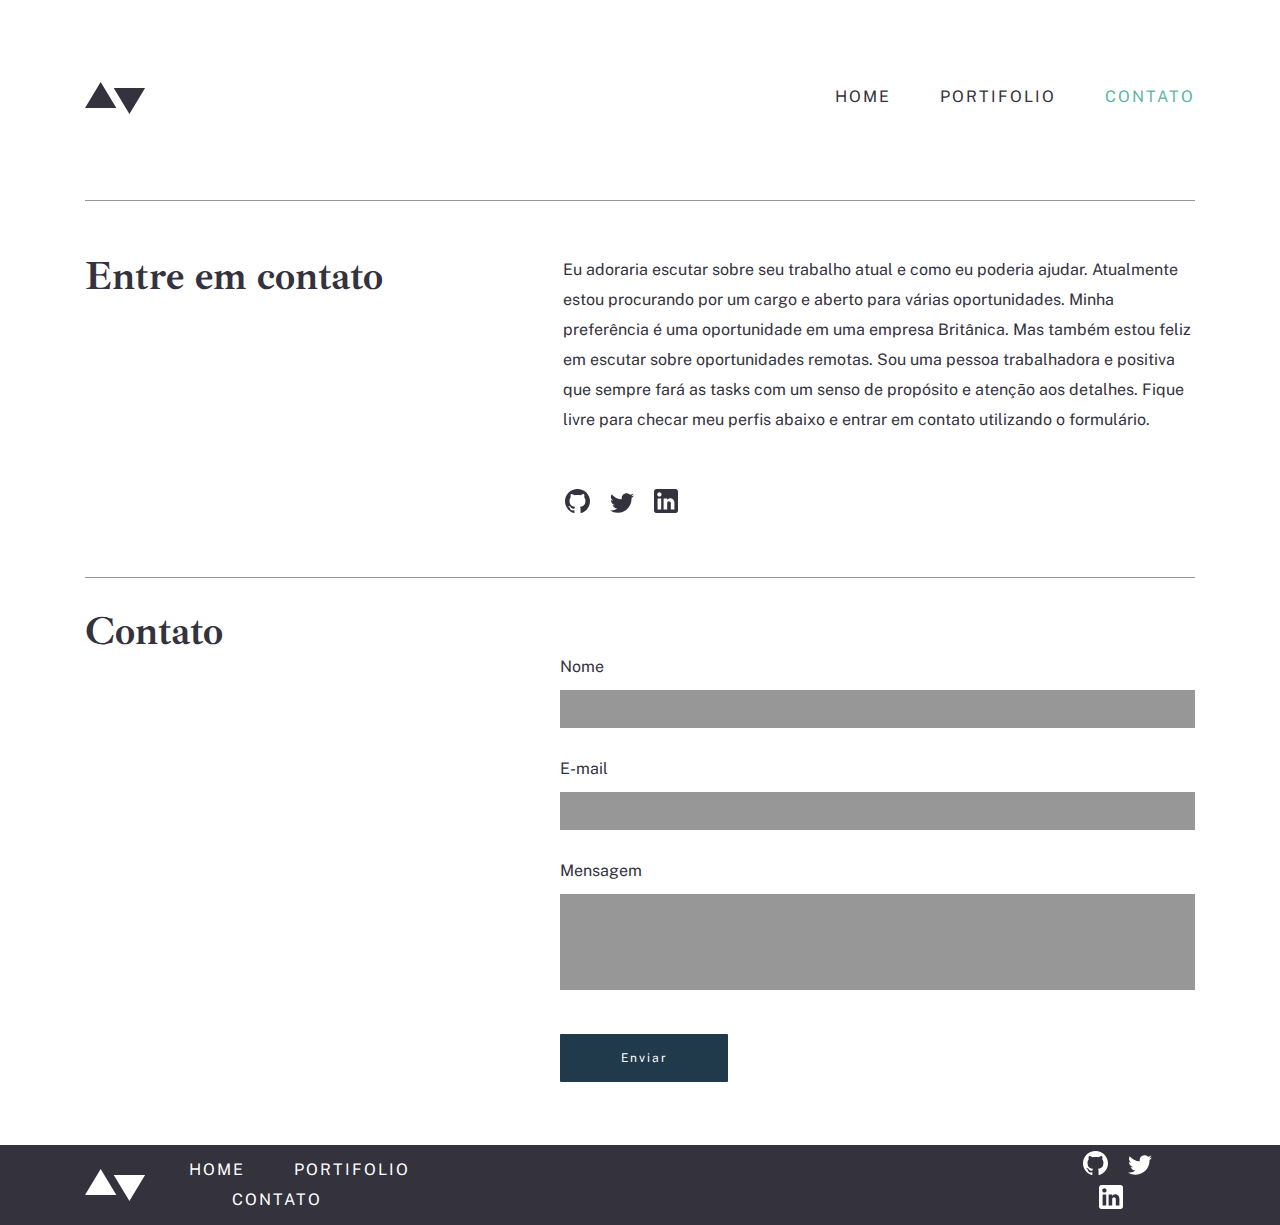
<file: pages/contato/index.html>
<!DOCTYPE html>
<html lang="pt-BR">
  <head>
    <!-- Page Info -->
    <meta charset="UTF-8" />
    <meta name="viewport" content="width=device-width, initial-scale=1.0" />
    <title>Contato</title>

    <!-- Styles -->
    <link rel="stylesheet" href="./style.css" />
    <link rel="stylesheet" href="../../css/global.css" />

    <!-- Fonts -->
    <link rel="preconnect" href="https://fonts.googleapis.com" />
    <link rel="preconnect" href="https://fonts.gstatic.com" crossorigin />
    <link
      href="https://fonts.googleapis.com/css2?family=Ibarra+Real+Nova:ital,wght@0,400..700;1,400..700&family=Public+Sans:ital,wght@0,100..900;1,100..900&display=swap"
      rel="stylesheet"
    />
  </head>
  <body>
    <header id="header">
      <div class="container">
        <img src="../../assets/logo-dark.svg" />
        <!-- menu -->
        <div class="menu">
          <nav>
            <a class="title" href="../home/index.html">HOME</a>

            <a class="title" href="../portfolio/index.html">PORTIFOLIO</a>

            <a class="title active" href="../contato/index.html">CONTATO</a>
          </nav>
        </div>
        <!-- menu -->
      </div>
    </header>

    <!-- CONTACT MAIN -->

    <section id="contact-main">
      <div class="container">
        <div class="line"></div>
        <h2>Entre em contato</h2>

        <p>
          Eu adoraria escutar sobre seu trabalho atual e como eu poderia ajudar.
          Atualmente estou procurando por um cargo e aberto para várias
          oportunidades. Minha preferência é uma oportunidade em uma empresa
          Britânica. Mas também estou feliz em escutar sobre oportunidades
          remotas. Sou uma pessoa trabalhadora e positiva que sempre fará as
          tasks com um senso de propósito e atenção aos detalhes. Fique livre
          para checar meu perfis abaixo e entrar em contato utilizando o
          formulário.
        </p>

        <div class="social">
          <a href="http://" target="_blank">
            <img
              src="../../assets/icons/github-dark.svg"
              alt="Icone do GitHub"
            />
          </a>

          <a href="http://" target="_blank">
            <img
              src="../../assets/icons/twitter-dark.svg"
              alt="Icone do Twitter"
            />
          </a>

          <a href="http://" target="_blank">
            <img
              src="../../assets/icons/linkedin-dark.svg"
              alt="Icone do Linkedin"
            />
          </a>
        </div>
        <div class="line"></div>
      </div>
    </section>

    <!-- CONTACT -->

    <section id="contacts">
      <div class="container">
        <h2>Contato</h2>

        <form>
          <label for="nome">Nome</label><br />
          <input type="text" id="nome" required />
          <br />
          <label for="email">E-mail</label><br />
          <input type="email" id="email" required />
          <br />
          <label for="mensagem">Mensagem</label><br />
          <input type="textarea" id="mensagem" required maxlength="120" />
          <button type="submit">Enviar</button>
        </form>
      </div>
    </section>

    <!-- Footer -->

    <footer id="footer">
      <div class="container">
        <img src="../../assets/logo-light.svg" />
        <div class="menu">
          <nav>
            <a class="title" href="../home/index.html">HOME</a>

            <a class="title" href="../portfolio/index.html">PORTIFOLIO</a>

            <a class="title" href="../contato/index.html">CONTATO</a>
          </nav>
        </div>

        <div class="social">
          <a href="http://" target="_blank">
            <img
              src="../../assets/icons/github-light.svg"
              alt="Icone do GitHub"
            />
          </a>

          <a href="http://" target="_blank">
            <img
              src="../../assets/icons/twitter-light.svg"
              alt="Icone do Twitter"
            />
          </a>

          <a href="http://" target="_blank">
            <img
              src="../../assets/icons/linkedin-light.svg"
              alt="Icone do Linkedin"
            />
          </a>
        </div>
      </div>
    </footer>
  </body>
</html>
</file>
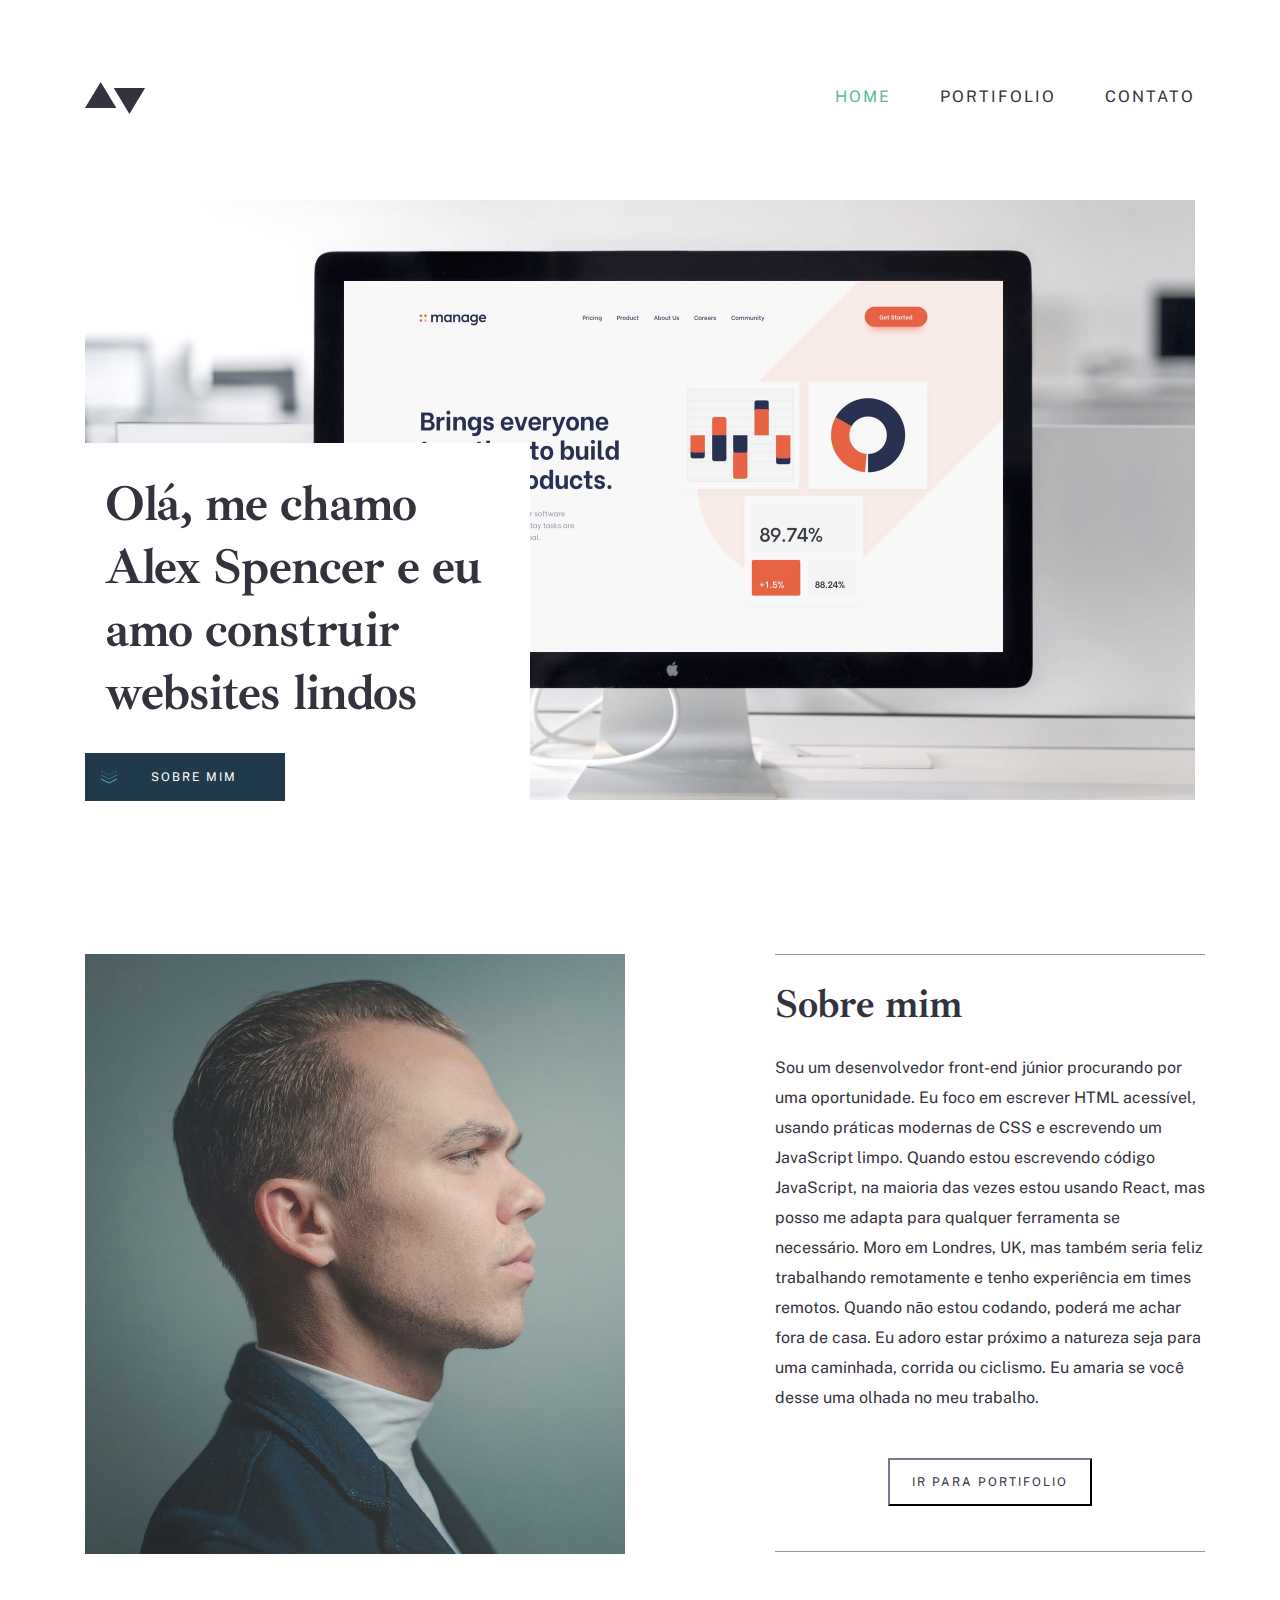
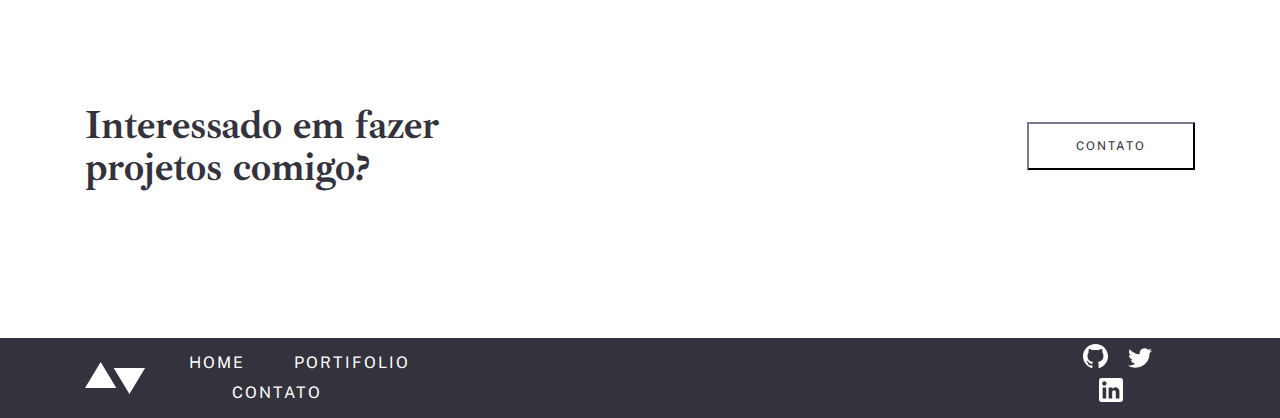
<file: pages/home/index.html>
<!DOCTYPE html>
<html lang="pt-BR">
  <head>
    <!-- Page Info -->
    <meta charset="UTF-8" />
    <meta name="viewport" content="width=device-width, initial-scale=1.0" />
    <title>Home</title>

    <!-- Styles -->
    <link rel="stylesheet" href="./style.css" />
    <link rel="stylesheet" href="../../css/global.css" />

    <!-- Fonts -->
    <link rel="preconnect" href="https://fonts.googleapis.com" />
    <link rel="preconnect" href="https://fonts.gstatic.com" crossorigin />
    <link
      href="https://fonts.googleapis.com/css2?family=Ibarra+Real+Nova:ital,wght@0,400..700;1,400..700&family=Public+Sans:ital,wght@0,100..900;1,100..900&display=swap"
      rel="stylesheet"
    />
  </head>
  <body>
    <header id="header">
      <div class="container">
        <img src="../../assets/logo-dark.svg" />
        <!-- menu -->
        <div class="menu">
          <nav>
            <a class="title active" href="index.html">HOME</a>

            <a class="title" href="../portfolio/index.html">PORTIFOLIO</a>

            <a class="title" href="../contato/index.html">CONTATO</a>
          </nav>
        </div>
        <!-- menu -->
      </div>
    </header>

    <!-- HOME -->

    <section id="home">
      <div class="container">
        <div class="image">
          <img
            src="../../assets/home/image-homepage-hero.jpg"
            alt="Foto de um computador na tela da manage"
          />
        </div>
        <div class="text">
          <h1>Olá, me chamo Alex Spencer e eu amo construir websites lindos</h1>
          <div class="button">
            <a href=""
              ><img src="../../assets/icons/down-arrows.svg" alt=""
            /></a>
            <p>SOBRE MIM</p>
          </div>
        </div>
      </div>
    </section>

    <!-- ABOUT -->

    <section id="about">
      <div class="container">
        <div class="image">
          <img
            src="../../assets/home/image-homepage-profile.jpg"
            alt="Foto de perfil"
          />
        </div>

        <div class="text">
          <div class="line"></div>
          <h2>Sobre mim</h2>

          <p>
            Sou um desenvolvedor front-end júnior procurando por uma
            oportunidade. Eu foco em escrever HTML acessível, usando práticas
            modernas de CSS e escrevendo um JavaScript limpo. Quando estou
            escrevendo código JavaScript, na maioria das vezes estou usando
            React, mas posso me adapta para qualquer ferramenta se necessário.
            Moro em Londres, UK, mas também seria feliz trabalhando remotamente
            e tenho experiência em times remotos. Quando não estou codando,
            poderá me achar fora de casa. Eu adoro estar próximo a natureza seja
            para uma caminhada, corrida ou ciclismo. Eu amaria se você desse uma
            olhada no meu trabalho.
          </p>

          <button>
            <a href="../portfolio/index.html">IR PARA PORTIFOLIO</a>
          </button>
          <div class="line"></div>
        </div>
      </div>
    </section>

    <!-- CONTACT -->

    <section id="contact">
      <div class="container">
        <h2>Interessado em fazer projetos comigo?</h2>

        <button><a href="../contato/index.html">CONTATO</a></button>
      </div>
    </section>

    <!-- Footer -->

    <footer id="footer">
      <div class="container">
        <img src="../../assets/logo-light.svg" />
        <div class="menu">
          <nav>
            <a class="title" href="../home/index.html">HOME</a>

            <a class="title" href="../portfolio/index.html">PORTIFOLIO</a>

            <a class="title" href="../contato/index.html">CONTATO</a>
          </nav>
        </div>

        <div class="social">
          <a href="http://" target="_blank">
            <img
              src="../../assets/icons/github-light.svg"
              alt="Icone do GitHub"
            />
          </a>

          <a href="http://" target="_blank">
            <img
              src="../../assets/icons/twitter-light.svg"
              alt="Icone do Twitter"
            />
          </a>

          <a href="http://" target="_blank">
            <img
              src="../../assets/icons/linkedin-light.svg"
              alt="Icone do Linkedin"
            />
          </a>
        </div>
      </div>
    </footer>
  </body>
</html>
</file>
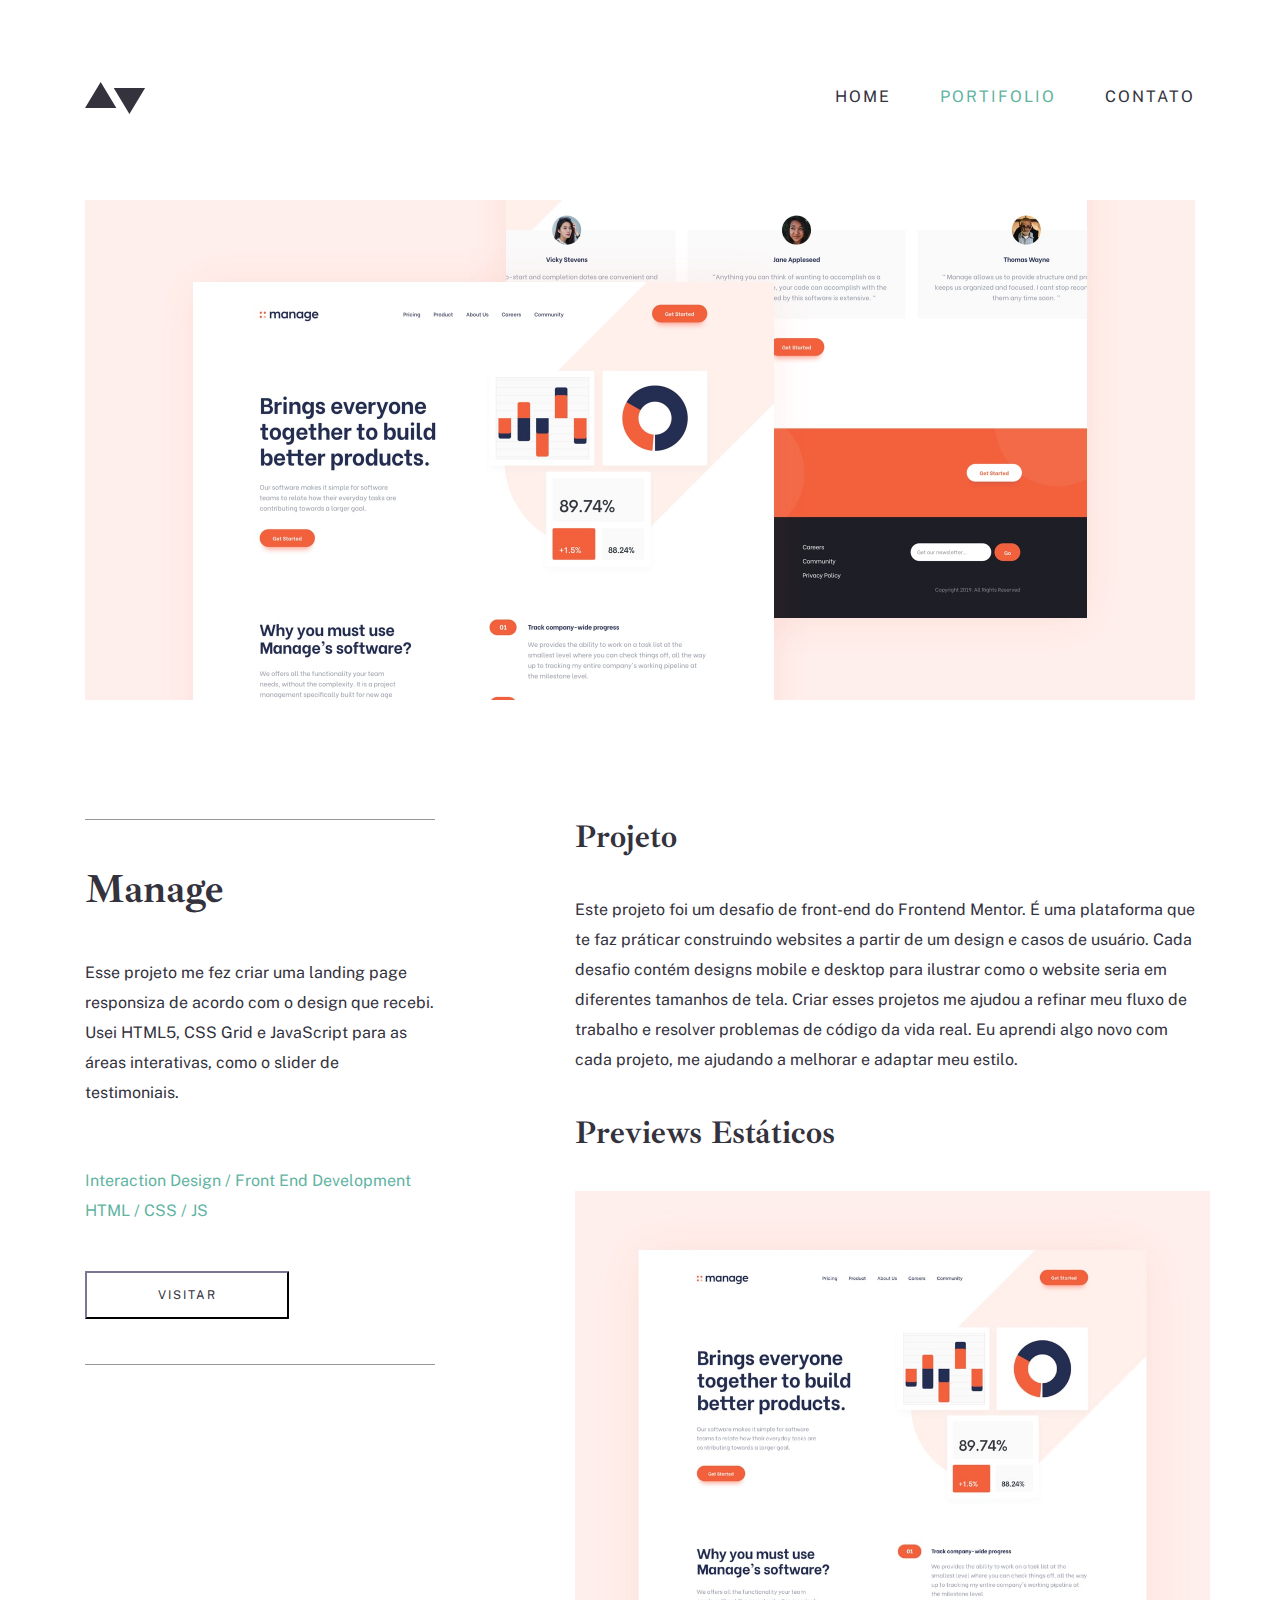
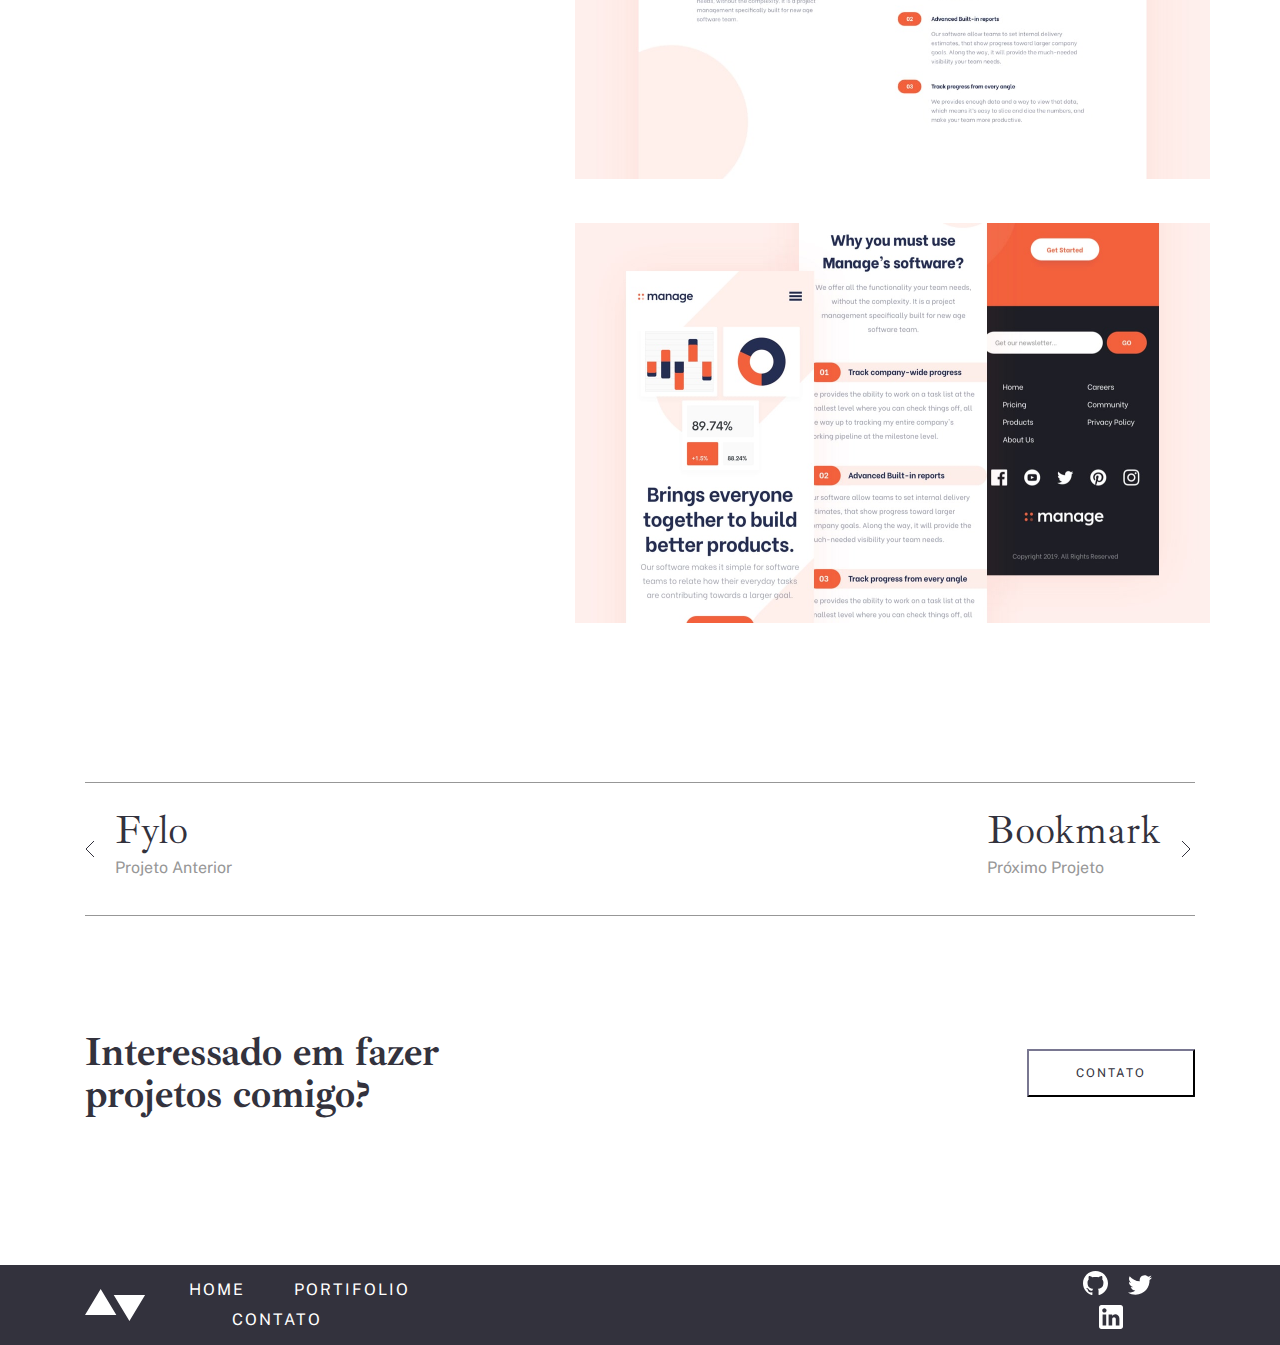
<file: pages/portfolio-01-manage/index.html>
<!DOCTYPE html>
<html lang="pt-BR">
  <head>
    <!-- Page Info -->
    <meta charset="UTF-8" />
    <meta name="viewport" content="width=device-width, initial-scale=1.0" />
    <title>Portifolio - Manage</title>

    <!-- Styles -->
    <link rel="stylesheet" href="./style.css" />
    <link rel="stylesheet" href="../../css/global.css" />

    <!-- Fonts -->
    <link rel="preconnect" href="https://fonts.googleapis.com" />
    <link rel="preconnect" href="https://fonts.gstatic.com" crossorigin />
    <link
      href="https://fonts.googleapis.com/css2?family=Ibarra+Real+Nova:ital,wght@0,400..700;1,400..700&family=Public+Sans:ital,wght@0,100..900;1,100..900&display=swap"
      rel="stylesheet"
    />
  </head>
  <body>
    <header id="header">
      <div class="container">
        <img src="../../assets/logo-dark.svg" />
        <!-- menu -->
        <div class="menu">
          <nav>
            <a class="title" href="../home/index.html">HOME</a>

            <a class="title active" href="../portfolio/index.html">PORTIFOLIO</a>

            <a class="title" href="../contato/index.html">CONTATO</a>
          </nav>
        </div>
        <!-- menu -->
      </div>
    </header>

    <!-- HERO -->

    <section id="hero">
      <div class="container">
        <div class="image">
          <img
            src="../../assets/portfolio/manage/image-manage-hero.jpg"
            alt="Foto Hero Manage"
          />
        </div>

        <div class="text">
          <div class="line"></div>
          <h2>Manage</h2>

          <p>
            Esse projeto me fez criar uma landing page responsiza de acordo com
            o design que recebi. Usei HTML5, CSS Grid e JavaScript para as áreas
            interativas, como o slider de testimoniais.
          </p>

          <div class="space">
            <p class="color">Interaction Design / Front End Development</p>

            <p class="color">HTML / CSS / JS</p>
          </div>

          <button><a href="">VISITAR</a></button>

          <div class="line"></div>
        </div>

        <div class="text-right">
          <h3>Projeto</h3>

          <p>
            Este projeto foi um desafio de front-end do Frontend Mentor. É uma
            plataforma que te faz práticar construindo websites a partir de um
            design e casos de usuário. Cada desafio contém designs mobile e
            desktop para ilustrar como o website seria em diferentes tamanhos de
            tela. Criar esses projetos me ajudou a refinar meu fluxo de trabalho
            e resolver problemas de código da vida real. Eu aprendi algo novo
            com cada projeto, me ajudando a melhorar e adaptar meu estilo.
          </p>

          <h3>Previews Estáticos</h3>

          <img
            src="../../assets/portfolio/manage/image-portfolio-manage.jpg"
            alt="Foto Portifolio 1"
          />
          <img
            src="../../assets/portfolio/manage/image-manage-preview-2.jpg"
            alt="Foto Portifolio 2"
          />
        </div>
      </div>
    </section>

    <!-- LINK -->

    <section class="link">
      <div class="container">
        <div class="line2"></div>

        <div class="link-left">
        <a href="../portfolio-04-fylo/index.html"
          ><img src="../../assets/icons/arrow-left.svg" alt="Flecha esquerda" />
          <p><span>Fylo</span></br>Projeto Anterior</p>
        </a>
        </div>

        <div class="link-right">
          <a href="../portfolio-02-bookmark/index.html">
            <p><span>Bookmark</span></br>Próximo Projeto</p>
            <img src="../../assets/icons/arrow-right.svg" alt="Flecha esquerda" />
          </a>
        </div>

        <div class="line2 container"></div>
      </div>
    </section>

    <!-- CONTACT -->

    <section id="contact">
      <div class="container">
        <h2>Interessado em fazer projetos comigo?</h2>

        <button><a href="../contato/index.html">CONTATO</a></button>
      </div>
    </section>

    <!-- Footer -->

    <footer id="footer">
      <div class="container">
        <img src="../../assets/logo-light.svg" />
        <div class="menu">
          <nav>
            <a class="title" href="../home/index.html">HOME</a>

            <a class="title" href="../portfolio/index.html">PORTIFOLIO</a>

            <a class="title" href="../contato/index.html">CONTATO</a>
          </nav>
        </div>

        <div class="social">
          <a href="http://" target="_blank">
            <img
              src="../../assets/icons/github-light.svg"
              alt="Icone do GitHub"
            />
          </a>

          <a href="http://" target="_blank">
            <img
              src="../../assets/icons/twitter-light.svg"
              alt="Icone do Twitter"
            />
          </a>

          <a href="http://" target="_blank">
            <img
              src="../../assets/icons/linkedin-light.svg"
              alt="Icone do Linkedin"
            />
          </a>
        </div>
      </div>
    </footer>
  </body>
</html>
</file>
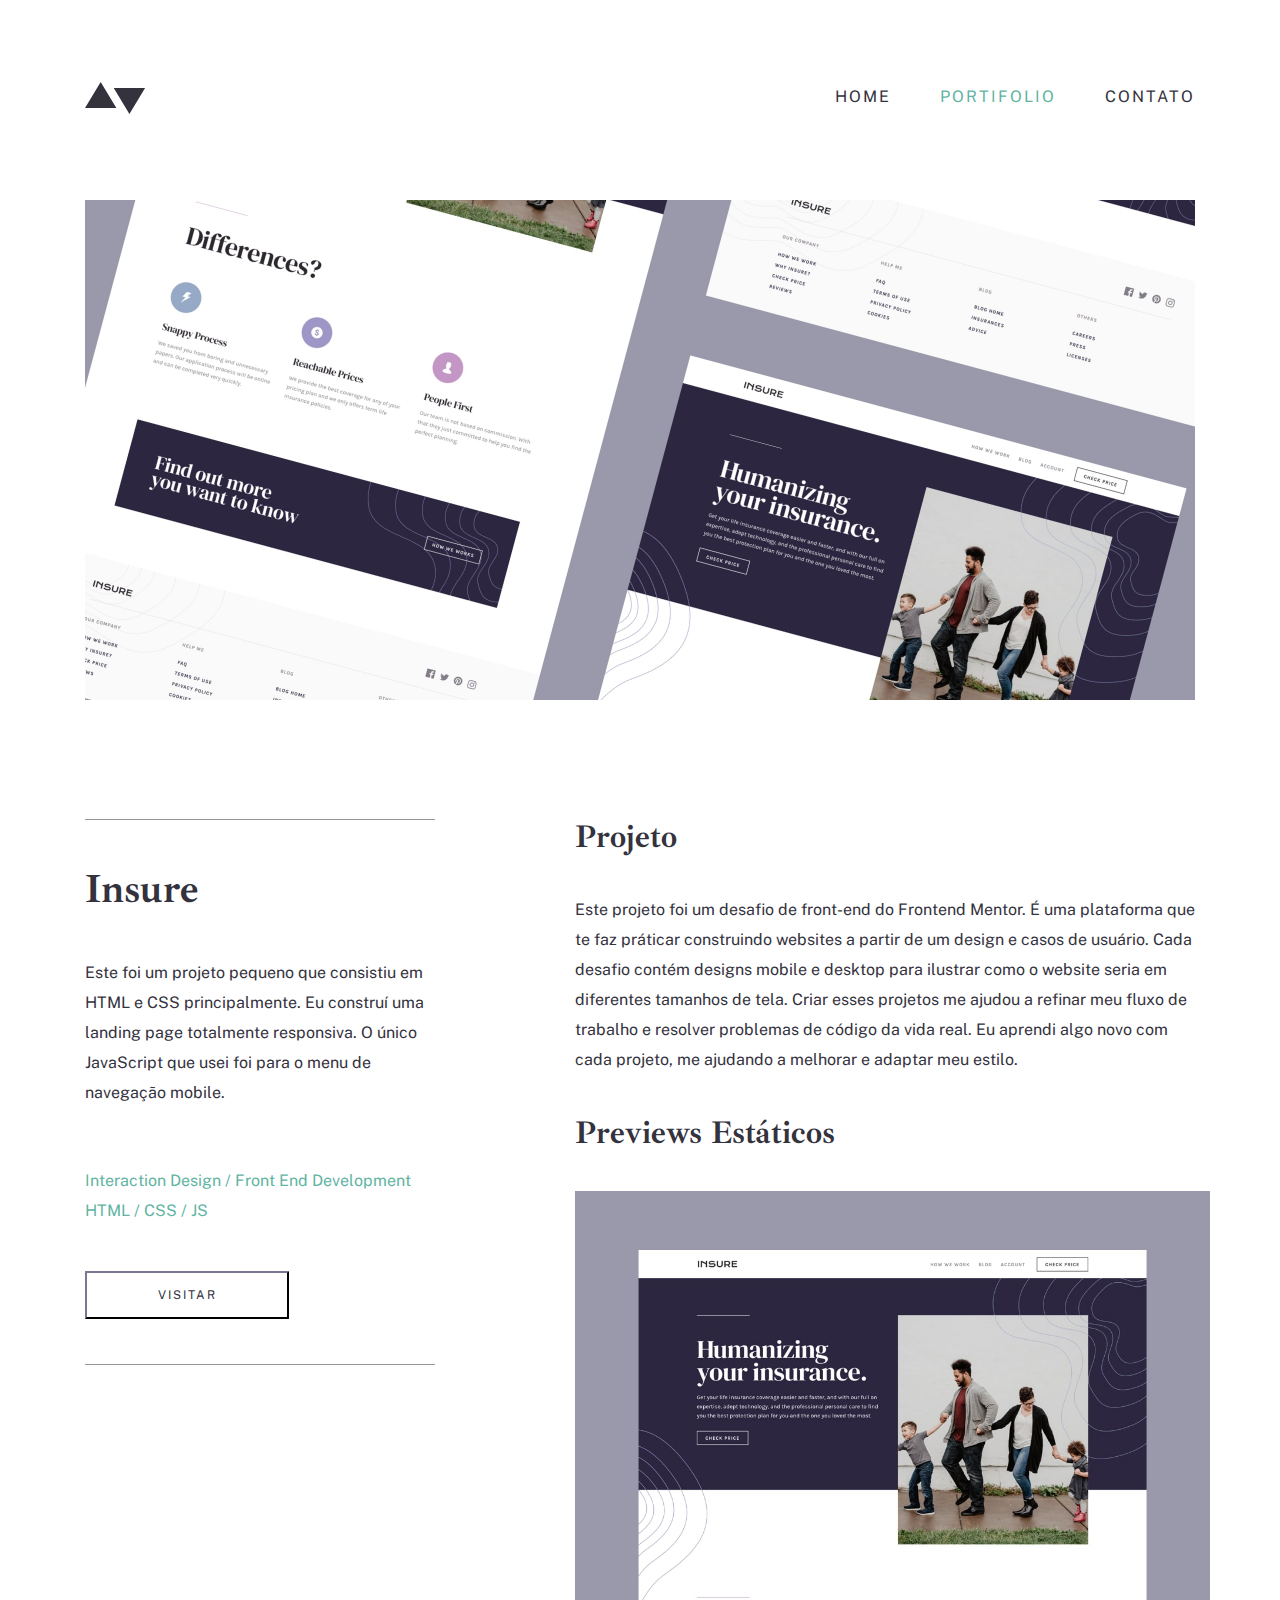
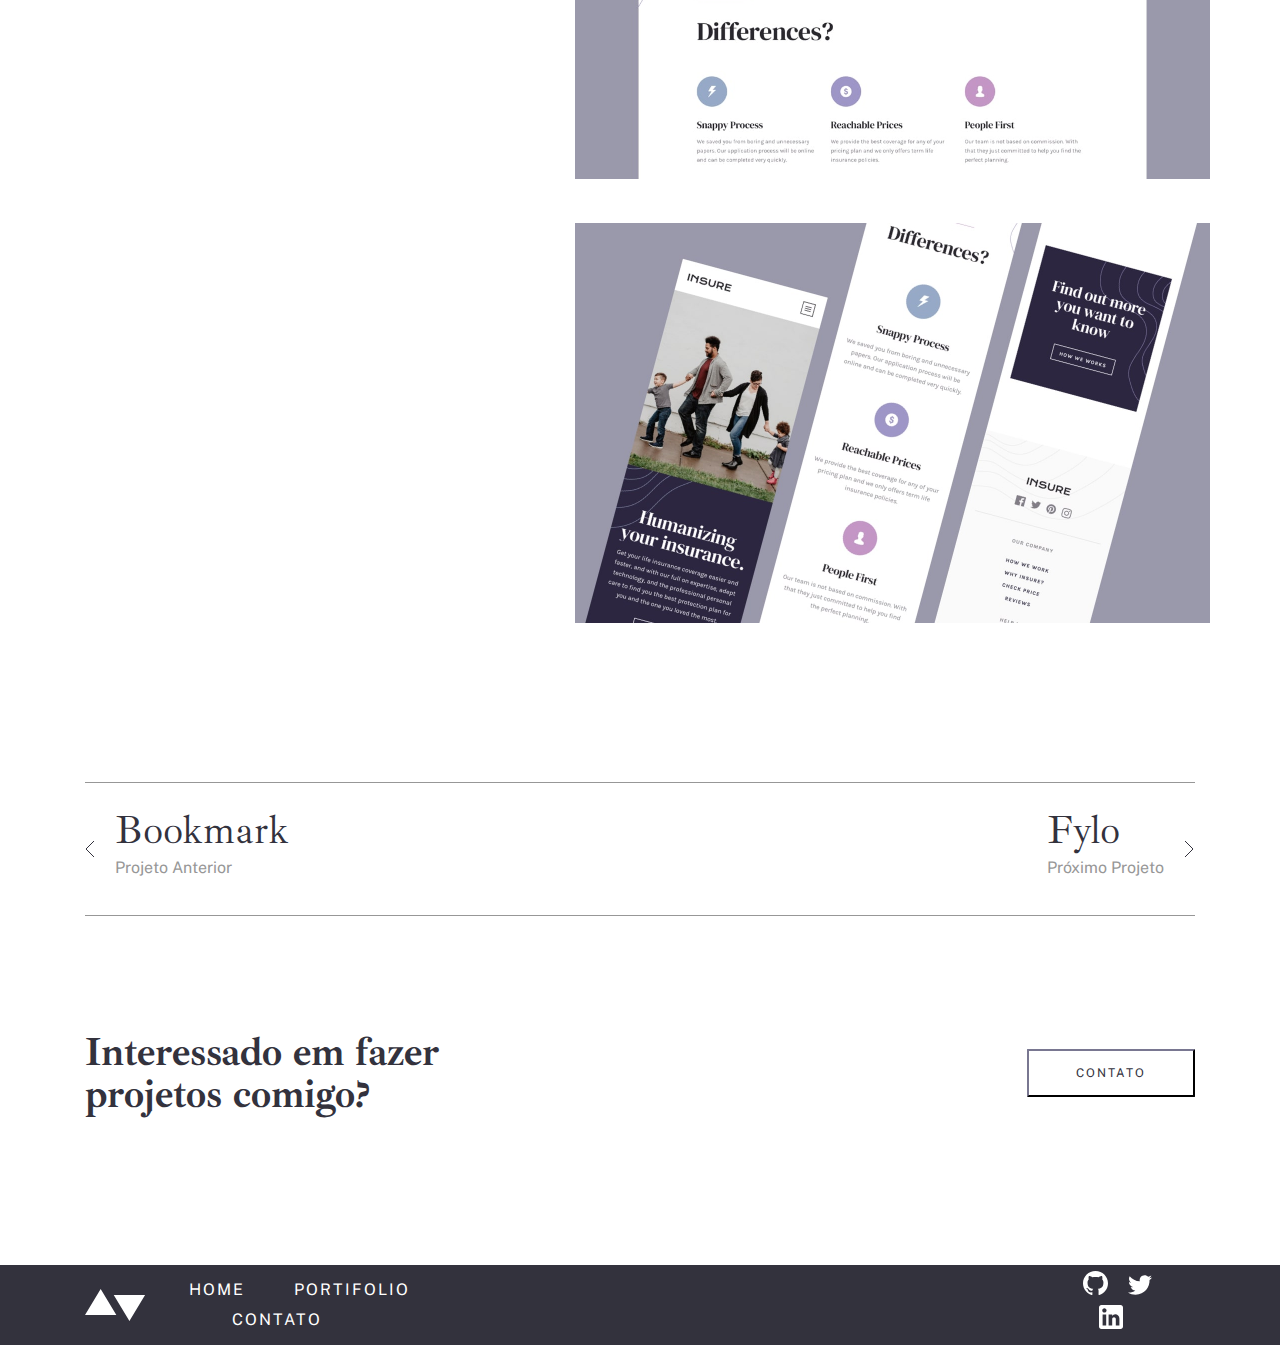
<file: pages/portfolio-03-insure/index.html>
<!DOCTYPE html>
<html lang="pt-BR">
  <head>
    <!-- Page Info -->
    <meta charset="UTF-8" />
    <meta name="viewport" content="width=device-width, initial-scale=1.0" />
    <title>Portifolio - Insure</title>

    <!-- Styles -->
    <link rel="stylesheet" href="./style.css" />
    <link rel="stylesheet" href="../../css/global.css" />

    <!-- Fonts -->
    <link rel="preconnect" href="https://fonts.googleapis.com" />
    <link rel="preconnect" href="https://fonts.gstatic.com" crossorigin />
    <link
      href="https://fonts.googleapis.com/css2?family=Ibarra+Real+Nova:ital,wght@0,400..700;1,400..700&family=Public+Sans:ital,wght@0,100..900;1,100..900&display=swap"
      rel="stylesheet"
    />
  </head>
  <body>
    <header id="header">
      <div class="container">
        <img src="../../assets/logo-dark.svg" />
        <!-- menu -->
        <div class="menu">
          <nav>
            <a class="title" href="../home/index.html">HOME</a>

            <a class="title active" href="../portfolio/index.html">PORTIFOLIO</a>

            <a class="title" href="../contato/index.html">CONTATO</a>
          </nav>
        </div>
        <!-- menu -->
      </div>
    </header>

    <!-- HERO -->

    <section id="hero">
      <div class="container">
        <div class="image">
          <img
            src="../../assets/portfolio/insure/image-insure-hero.jpg"
            alt="Foto Hero Manage"
          />
        </div>

        <div class="text">
          <div class="line"></div>
          <h2>Insure</h2>

          <p>
            Este foi um projeto pequeno que consistiu em HTML e CSS principalmente. Eu construí uma landing page totalmente responsiva. O único JavaScript que usei foi para o menu de navegação mobile.
          </p>

          <div class="space">
            <p class="color">Interaction Design / Front End Development</p>

            <p class="color">HTML / CSS / JS</p>
          </div>

          <button><a href="">VISITAR</a></button>

          <div class="line"></div>
        </div>

        <div class="text-right">
          <h3>Projeto</h3>

          <p>
            Este projeto foi um desafio de front-end do Frontend Mentor.  É uma plataforma que te faz práticar construindo websites  a partir de um design e casos de usuário. Cada desafio contém designs mobile e desktop para ilustrar como o website seria em diferentes tamanhos de tela. Criar esses projetos me ajudou a refinar meu fluxo de trabalho e resolver problemas de código da vida real. Eu aprendi algo novo com cada projeto, me ajudando a melhorar e adaptar meu estilo.
          </p>

          <h3>Previews Estáticos</h3>

          <img
            src="../../assets/portfolio/insure/image-portfolio-insure.jpg"
            alt="Foto Portifolio 1"
          />
          <img
            src="../../assets/portfolio/insure/image-insure-preview-2.jpg"
            alt="Foto Portifolio 2"
          />
        </div>
      </div>
    </section>

    <!-- LINK -->

    <section class="link">
      <div class="container">
        <div class="line2"></div>

        <div class="link-left">
        <a href="../portfolio-02-bookmark/index.html"
          ><img src="../../assets/icons/arrow-left.svg" alt="Flecha esquerda" />
          <p><span>Bookmark</span></br>Projeto Anterior</p>
        </a>
        </div>

        <div class="link-right">
          <a href="../portfolio-04-fylo/index.html">
            <p><span>Fylo</span></br>Próximo Projeto</p>
            <img src="../../assets/icons/arrow-right.svg" alt="Flecha esquerda" />
          </a>
        </div>

        <div class="line2 container"></div>
      </div>
    </section>

    <!-- CONTACT -->

    <section id="contact">
      <div class="container">
        <h2>Interessado em fazer projetos comigo?</h2>

        <button><a href="../contato/index.html">CONTATO</a></button>
      </div>
    </section>

    <!-- Footer -->

    <footer id="footer">
      <div class="container">
        <img src="../../assets/logo-light.svg" />
        <div class="menu">
          <nav>
            <a class="title" href="../home/index.html">HOME</a>

            <a class="title" href="../portfolio/index.html">PORTIFOLIO</a>

            <a class="title" href="../contato/index.html">CONTATO</a>
          </nav>
        </div>

        <div class="social">
          <a href="http://" target="_blank">
            <img
              src="../../assets/icons/github-light.svg"
              alt="Icone do GitHub"
            />
          </a>

          <a href="http://" target="_blank">
            <img
              src="../../assets/icons/twitter-light.svg"
              alt="Icone do Twitter"
            />
          </a>

          <a href="http://" target="_blank">
            <img
              src="../../assets/icons/linkedin-light.svg"
              alt="Icone do Linkedin"
            />
          </a>
        </div>
      </div>
    </footer>
  </body>
</html>
</file>
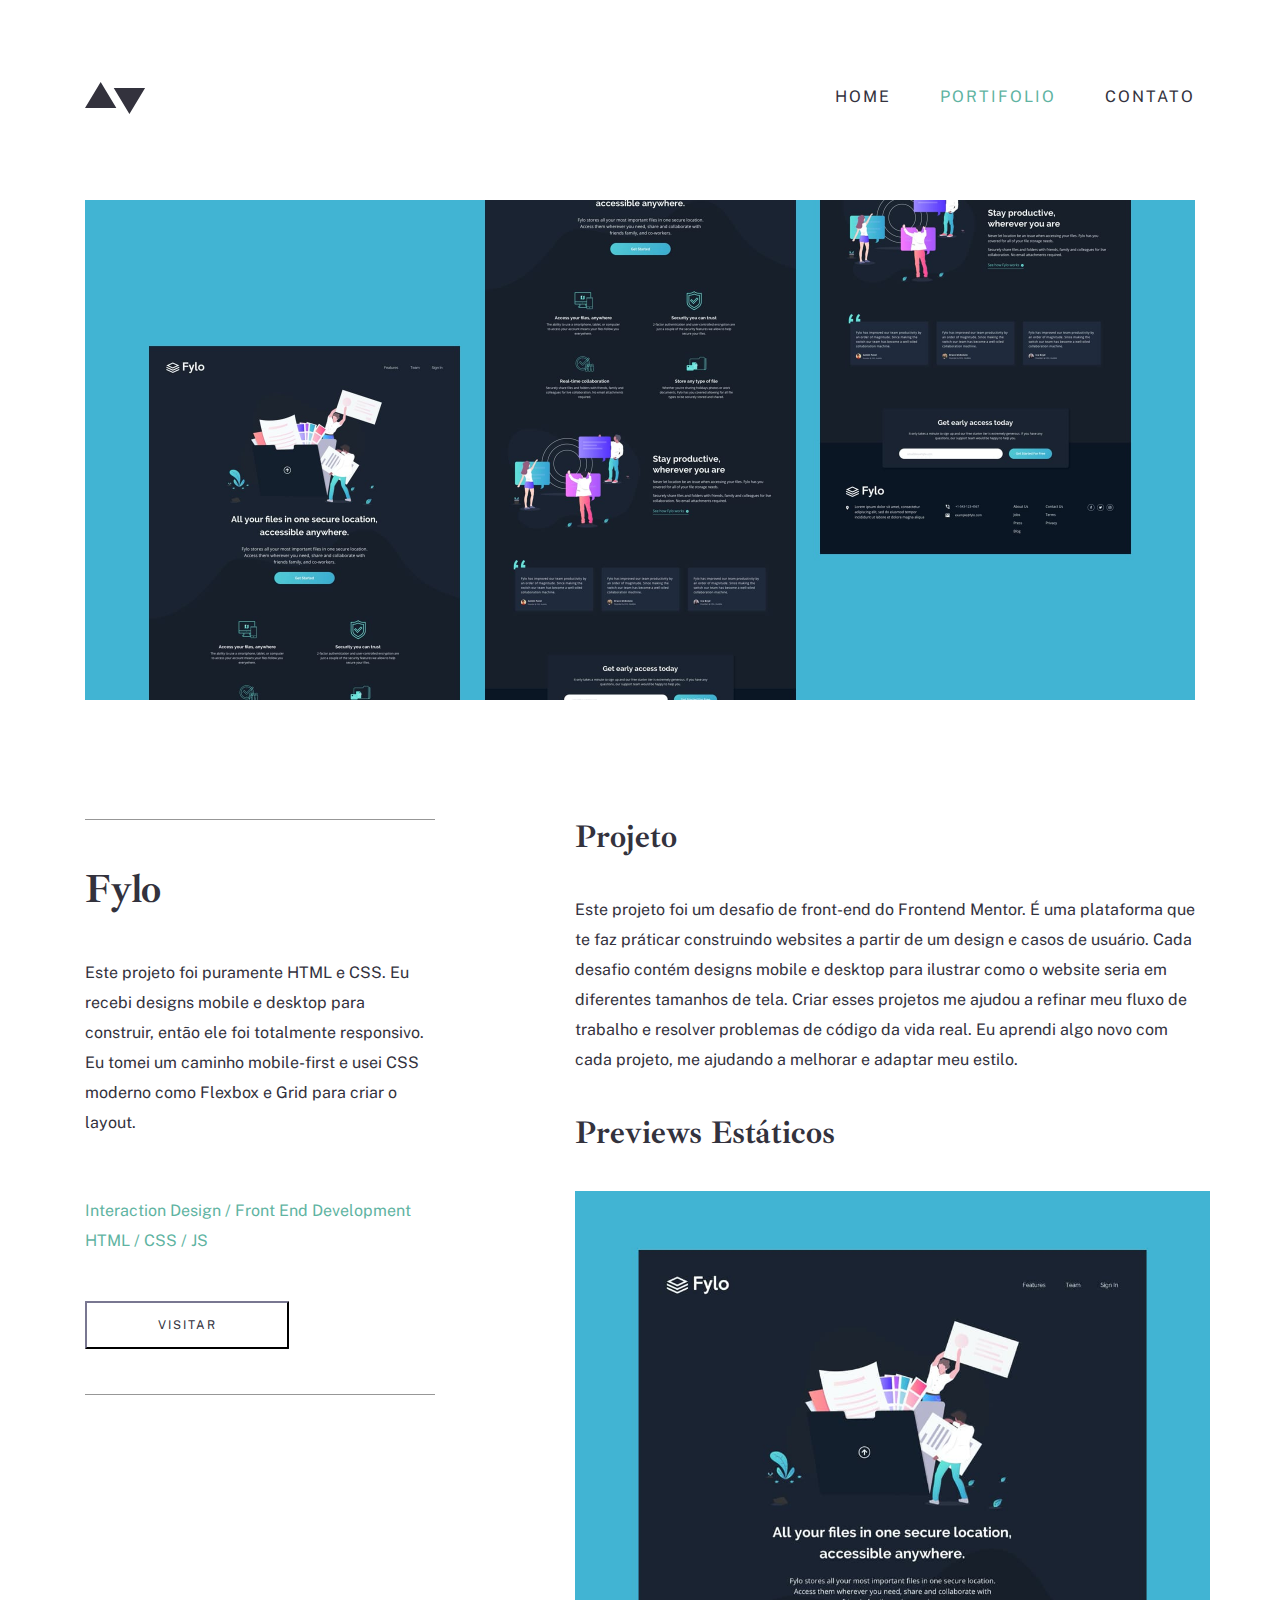
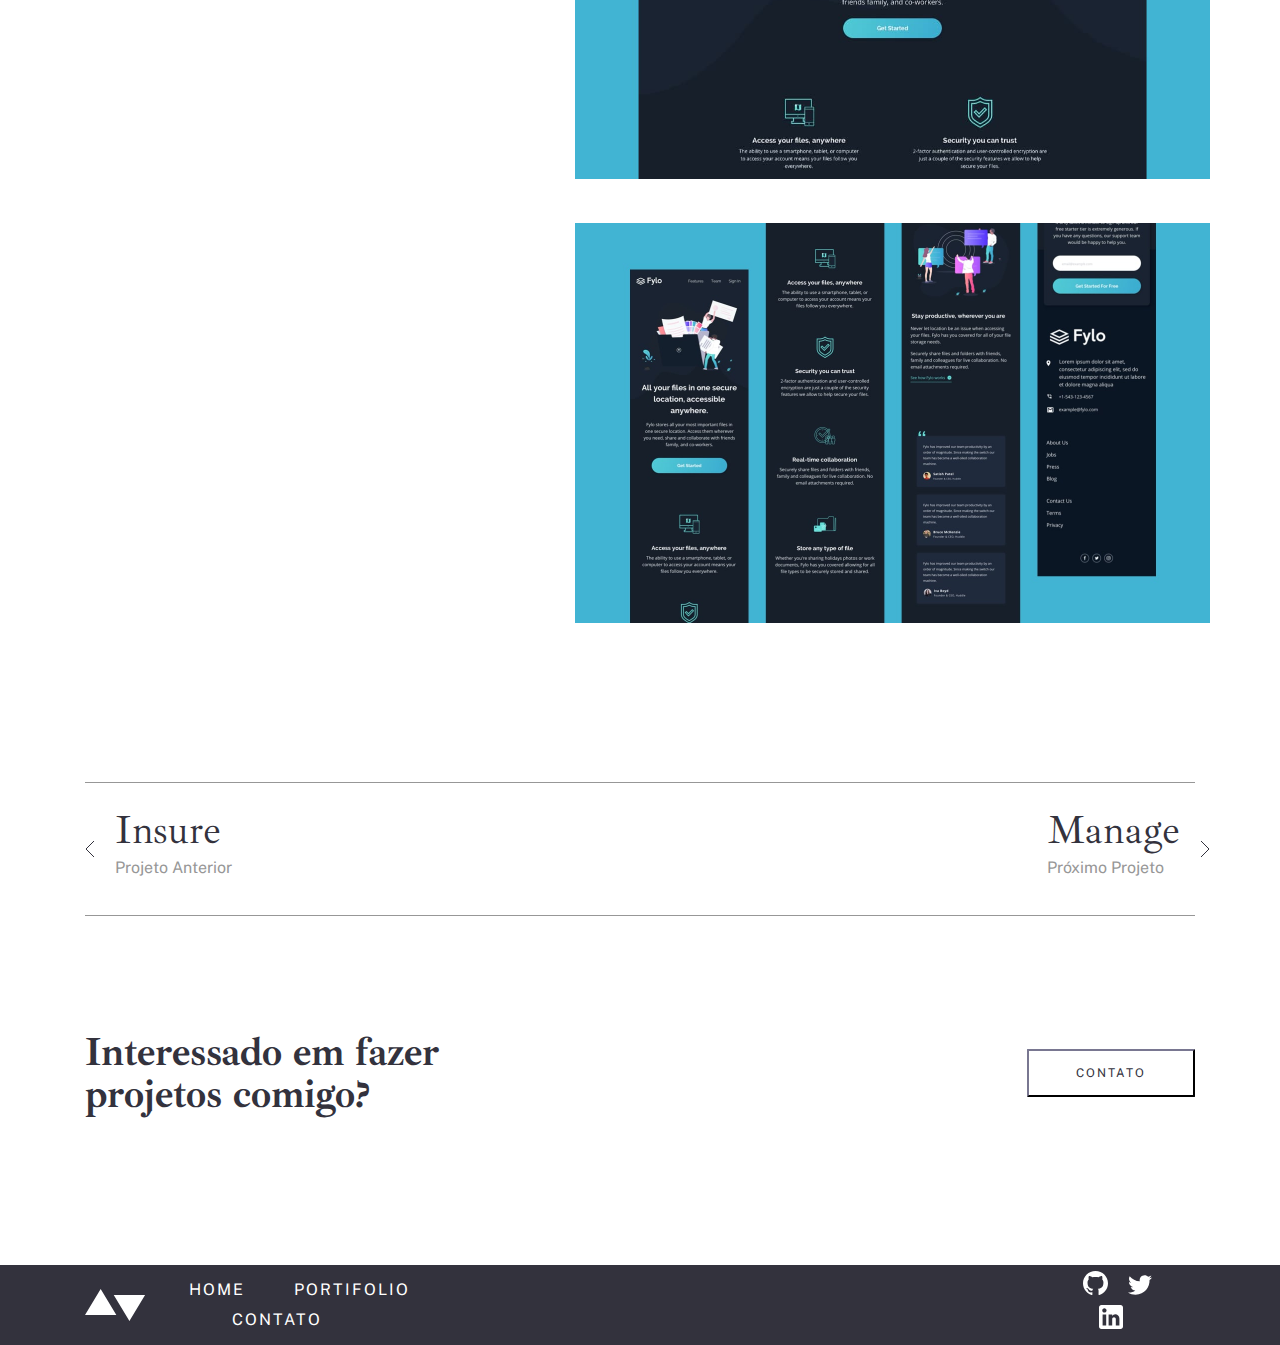
<file: pages/portfolio-04-fylo/index.html>
<!DOCTYPE html>
<html lang="pt-BR">
  <head>
    <!-- Page Info -->
    <meta charset="UTF-8" />
    <meta name="viewport" content="width=device-width, initial-scale=1.0" />
    <title>Portifolio - Fylo</title>

    <!-- Styles -->
    <link rel="stylesheet" href="./style.css" />
    <link rel="stylesheet" href="../../css/global.css" />

    <!-- Fonts -->
    <link rel="preconnect" href="https://fonts.googleapis.com" />
    <link rel="preconnect" href="https://fonts.gstatic.com" crossorigin />
    <link
      href="https://fonts.googleapis.com/css2?family=Ibarra+Real+Nova:ital,wght@0,400..700;1,400..700&family=Public+Sans:ital,wght@0,100..900;1,100..900&display=swap"
      rel="stylesheet"
    />
  </head>
  <body>
    <header id="header">
      <div class="container">
        <img src="../../assets/logo-dark.svg" />
        <!-- menu -->
        <div class="menu">
          <nav>
            <a class="title" href="../home/index.html">HOME</a>

            <a class="title active" href="../portfolio/index.html">PORTIFOLIO</a>

            <a class="title" href="../contato/index.html">CONTATO</a>
          </nav>
        </div>
        <!-- menu -->
      </div>
    </header>

    <!-- HERO -->

    <section id="hero">
      <div class="container">
        <div class="image">
          <img
            src="../../assets/portfolio/fylo/image-fylo-hero.jpg"
            alt="Foto Hero Manage"
          />
        </div>

        <div class="text">
          <div class="line"></div>
          <h2>Fylo</h2>

          <p>
            Este projeto foi puramente HTML e CSS. Eu recebi designs mobile e desktop para construir, então ele foi totalmente responsivo. Eu tomei um caminho mobile-first e usei CSS moderno como Flexbox e Grid para criar o layout.
          </p>

          <div class="space">
            <p class="color">Interaction Design / Front End Development</p>

            <p class="color">HTML / CSS / JS</p>
          </div>

          <button><a href="">VISITAR</a></button>

          <div class="line"></div>
        </div>

        <div class="text-right">
          <h3>Projeto</h3>

          <p>
            Este projeto foi um desafio de front-end do Frontend Mentor.  É uma plataforma que te faz práticar construindo websites  a partir de um design e casos de usuário. Cada desafio contém designs mobile e desktop para ilustrar como o website seria em diferentes tamanhos de tela. Criar esses projetos me ajudou a refinar meu fluxo de trabalho e resolver problemas de código da vida real. Eu aprendi algo novo com cada projeto, me ajudando a melhorar e adaptar meu estilo.
          </p>

          <h3>Previews Estáticos</h3>

          <img
            src="../../assets/portfolio/fylo/image-portfolio-fylo.jpg"
            alt="Foto Portifolio 1"
          />
          <img
            src="../../assets/portfolio/fylo/image-fylo-preview-2.jpg"
            alt="Foto Portifolio 2"
          />
        </div>
      </div>
    </section>

    <!-- LINK -->

    <section class="link">
      <div class="container">
        <div class="line2"></div>

        <div class="link-left">
        <a href="../portfolio-03-insure/index.html"
          ><img src="../../assets/icons/arrow-left.svg" alt="Flecha esquerda" />
          <p><span>Insure</span></br>Projeto Anterior</p>
        </a>
        </div>

        <div class="link-right">
          <a href="../portfolio-01-manage/index.html">
            <p><span>Manage</span></br>Próximo Projeto</p>
            <img src="../../assets/icons/arrow-right.svg" alt="Flecha esquerda" />
          </a>
        </div>

        <div class="line2 container"></div>
      </div>
    </section>

    <!-- CONTACT -->

    <section id="contact">
      <div class="container">
        <h2>Interessado em fazer projetos comigo?</h2>

        <button><a href="../contato/index.html">CONTATO</a></button>
      </div>
    </section>

    <!-- Footer -->

    <footer id="footer">
      <div class="container">
        <img src="../../assets/logo-light.svg" />
        <div class="menu">
          <nav>
            <a class="title" href="../home/index.html">HOME</a>

            <a class="title" href="../portfolio/index.html">PORTIFOLIO</a>

            <a class="title" href="../contato/index.html">CONTATO</a>
          </nav>
        </div>

        <div class="social">
          <a href="http://" target="_blank">
            <img
              src="../../assets/icons/github-light.svg"
              alt="Icone do GitHub"
            />
          </a>

          <a href="http://" target="_blank">
            <img
              src="../../assets/icons/twitter-light.svg"
              alt="Icone do Twitter"
            />
          </a>

          <a href="http://" target="_blank">
            <img
              src="../../assets/icons/linkedin-light.svg"
              alt="Icone do Linkedin"
            />
          </a>
        </div>
      </div>
    </footer>
  </body>
</html>
</file>
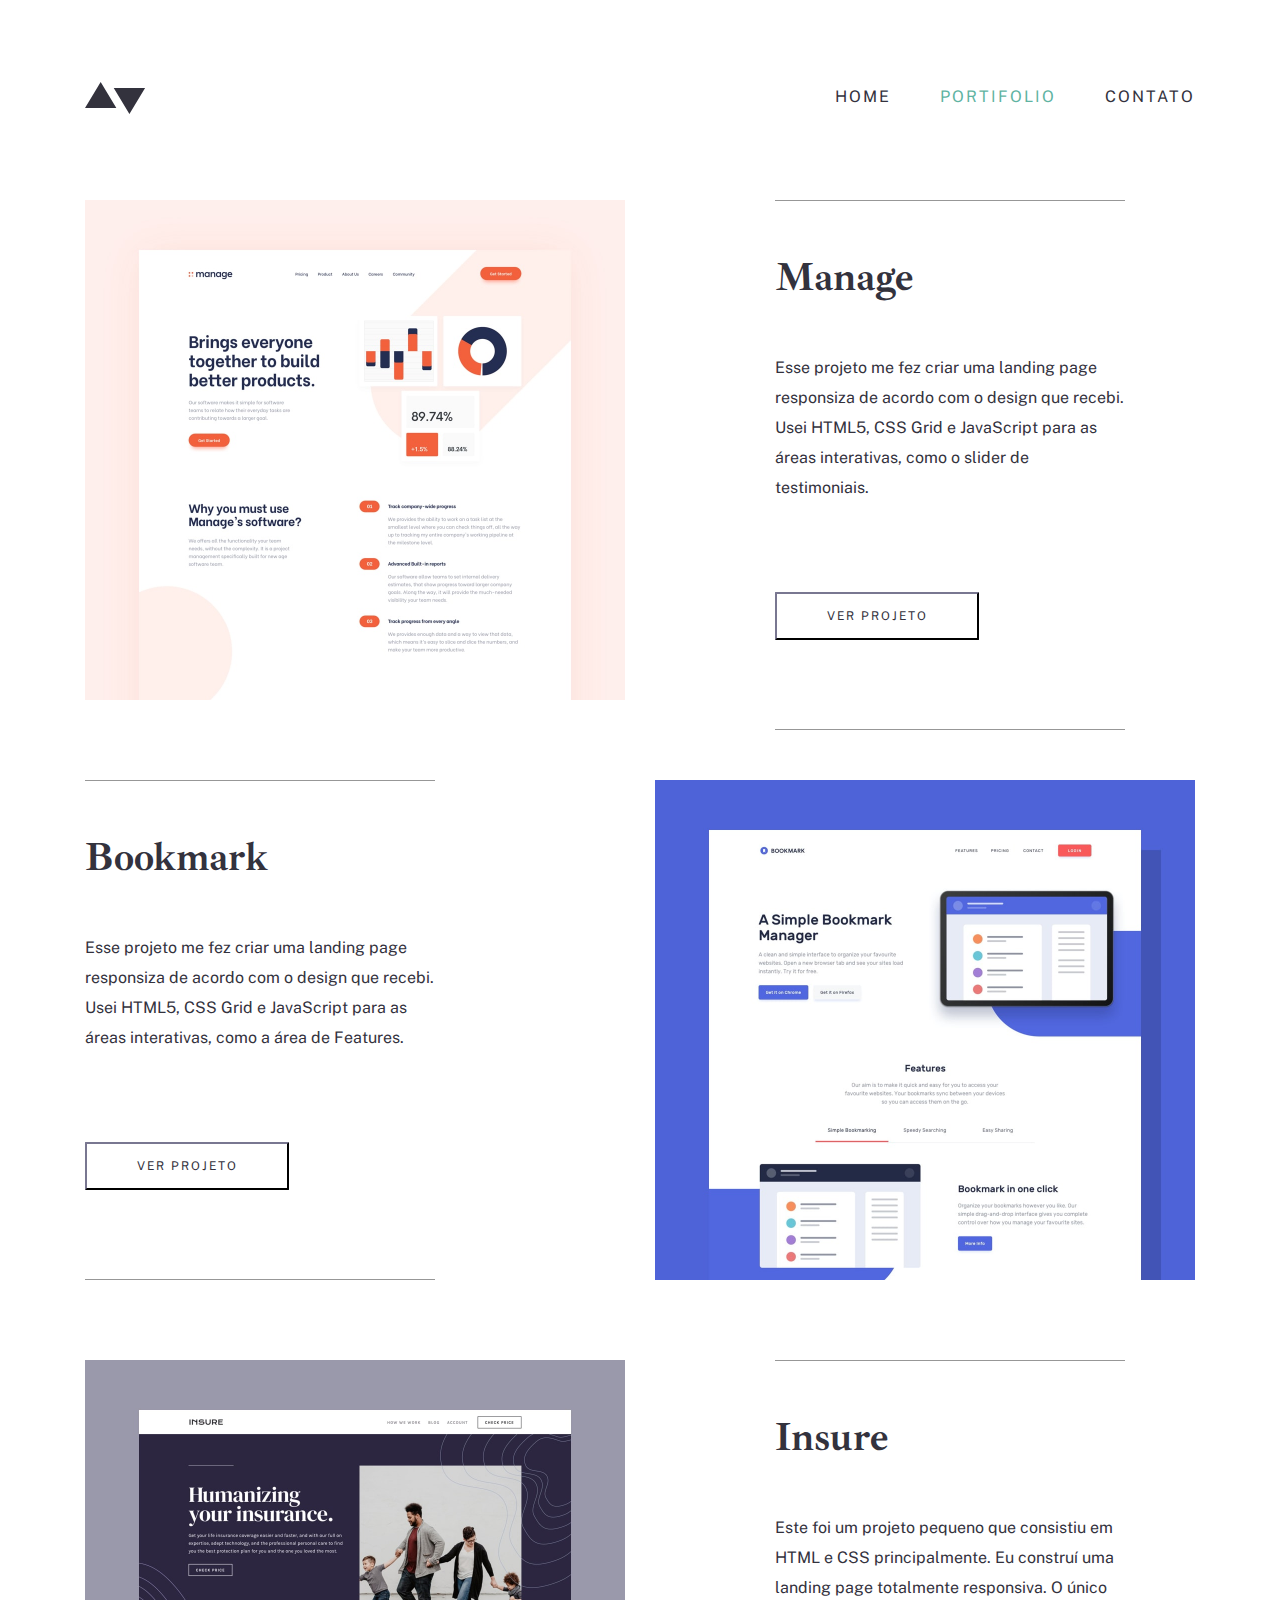
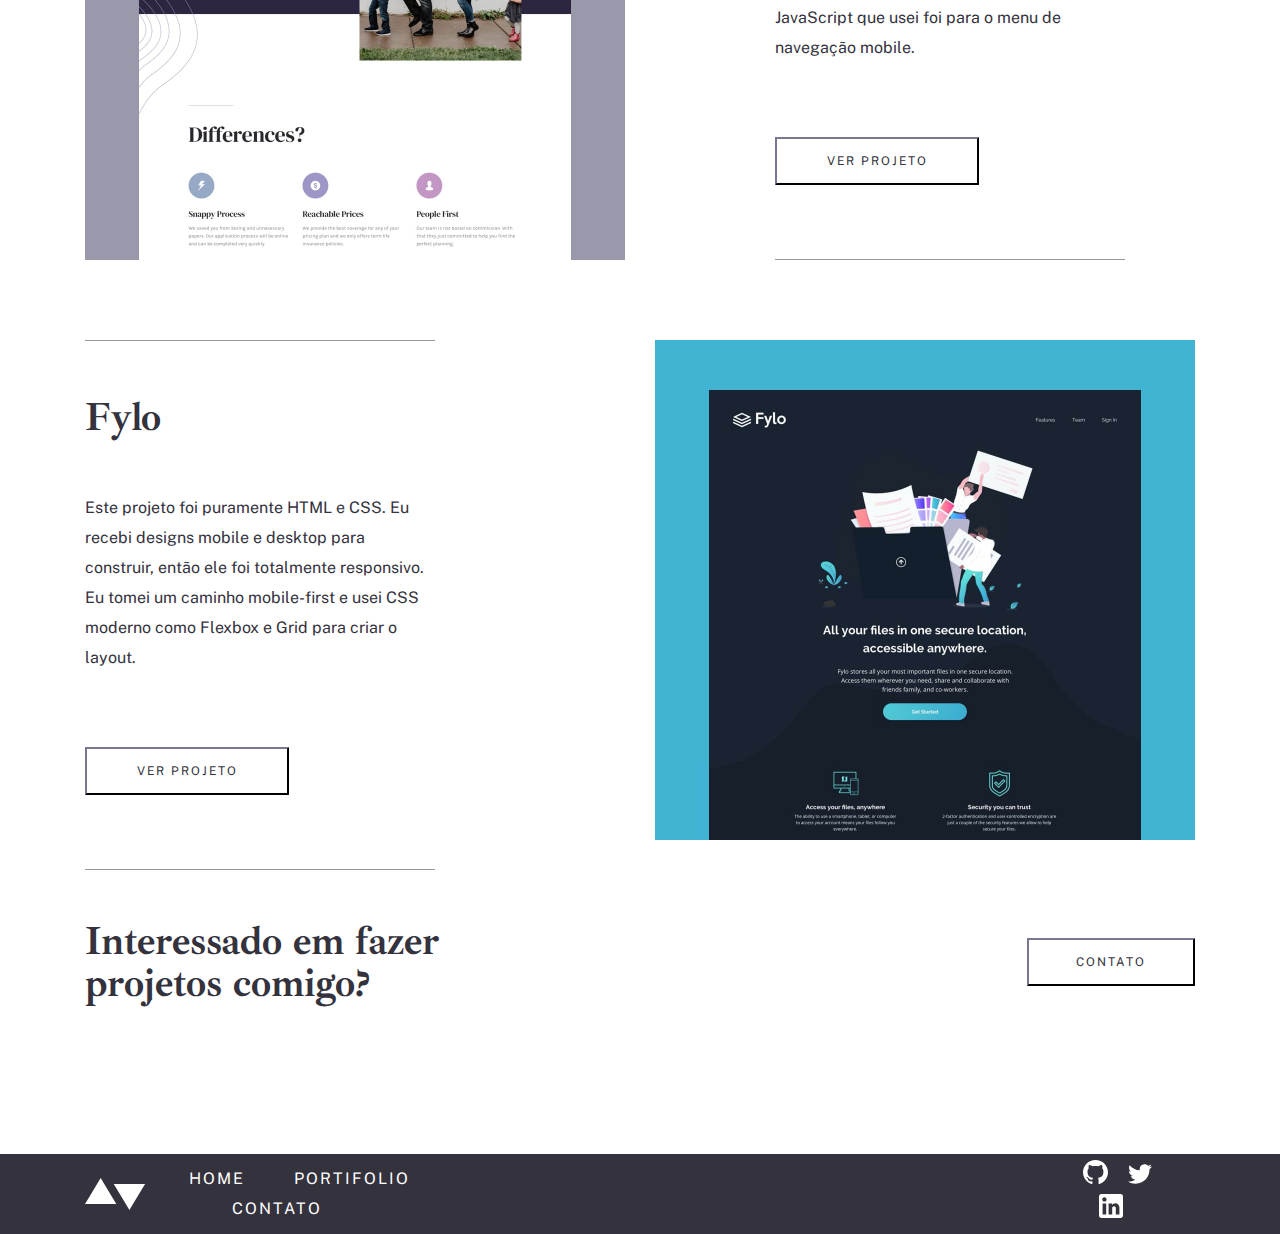
<file: pages/portfolio/index.html>
<!DOCTYPE html>
<html lang="pt-BR">
  <head>
    <!-- Page Info -->
    <meta charset="UTF-8" />
    <meta name="viewport" content="width=device-width, initial-scale=1.0" />
    <title>Portifolio</title>

    <!-- Styles -->
    <link rel="stylesheet" href="./style.css" />
    <link rel="stylesheet" href="../../css/global.css" />

    <!-- Fonts -->
    <link rel="preconnect" href="https://fonts.googleapis.com" />
    <link rel="preconnect" href="https://fonts.gstatic.com" crossorigin />
    <link
      href="https://fonts.googleapis.com/css2?family=Ibarra+Real+Nova:ital,wght@0,400..700;1,400..700&family=Public+Sans:ital,wght@0,100..900;1,100..900&display=swap"
      rel="stylesheet"
    />
  </head>
  <body>
    <header id="header">
      <div class="container">
        <img src="../../assets/logo-dark.svg" />
        <!-- menu -->
        <div class="menu">
          <nav>
            <a class="title" href="../home/index.html">HOME</a>

            <a class="title active" href="../portfolio/index.html"
              >PORTIFOLIO</a
            >

            <a class="title" href="../contato/index.html">CONTATO</a>
          </nav>
        </div>
        <!-- menu -->
      </div>
    </header>

    <!-- MANAGE -->

    <section id="img-left">
      <div class="container">
        <div class="image">
          <img
            src="../../assets/portfolio/manage/image-portfolio-manage.jpg"
            alt="Foto da manage"
          />
        </div>

        <div class="text">
          <div class="line"></div>
          <h2>Manage</h2>
          <p>
            Esse projeto me fez criar uma landing page responsiza de acordo com
            o design que recebi. Usei HTML5, CSS Grid e JavaScript para as áreas
            interativas, como o slider de testimoniais.
          </p>

          <button>
            <a href="../portfolio-01-manage/index.html">VER PROJETO</a>
          </button>
          <div class="line"></div>
        </div>
      </div>
    </section>

    <!-- BOOKMARK -->

    <section id="img-right">
      <div class="container">
        <div class="text">
          <div class="line"></div>

          <h2>Bookmark</h2>
          <p>
            Esse projeto me fez criar uma landing page responsiza de acordo com
            o design que recebi. Usei HTML5, CSS Grid e JavaScript para as áreas
            interativas, como a área de Features.
          </p>

          <button>
            <a href="../portfolio-02-bookmark/index.html">VER PROJETO</a>
          </button>

          <div class="line"></div>
        </div>

        <div class="image">
          <img
            src="../../assets/portfolio/bookmark/image-portfolio-bookmark.jpg"
            alt="Foto da bookmark"
          />
        </div>
      </div>
    </section>

    <!-- INSURE -->

    <section id="img-left" class="important">
      <div class="container">
        <div class="image">
          <img
            src="../../assets/portfolio/insure/image-portfolio-insure.jpg"
            alt="Foto da insure"
          />
        </div>

        <div class="text">
          <div class="line"></div>

          <h2>Insure</h2>

          <p>
            Este foi um projeto pequeno que consistiu em HTML e CSS
            principalmente. Eu construí uma landing page totalmente responsiva.
            O único JavaScript que usei foi para o menu de navegação mobile.
          </p>

          <button>
            <a href="../portfolio-03-insure/index.html">VER PROJETO</a>
          </button>
          <div class="line"></div>
        </div>
      </div>
    </section>

    <!-- fylo -->

    <section id="img-right" class="important">
      <div class="container">
        <div class="text">
          <div class="line"></div>

          <h2>Fylo</h2>
          <p>
            Este projeto foi puramente HTML e CSS. Eu recebi designs mobile e
            desktop para construir, então ele foi totalmente responsivo. Eu
            tomei um caminho mobile-first e usei CSS moderno como Flexbox e Grid
            para criar o layout.
          </p>

          <button>
            <a href="../portfolio-04-fylo/index.html">VER PROJETO</a>
          </button>

          <div class="line"></div>
        </div>

        <div class="image">
          <img
            src="../../assets/portfolio/fylo/image-portfolio-fylo.jpg"
            alt="Foto da bookmark"
          />
        </div>
      </div>
    </section>

    <!-- CONTACT -->

    <section id="contact">
      <div class="container">
        <h2>Interessado em fazer projetos comigo?</h2>

        <button><a href="../contato/index.html">CONTATO</a></button>
      </div>
    </section>

    <!-- Footer -->

    <footer id="footer">
      <div class="container">
        <img src="../../assets/logo-light.svg" />
        <div class="menu">
          <nav>
            <a class="title" href="../home/index.html">HOME</a>

            <a class="title" href="../portfolio/index.html">PORTIFOLIO</a>

            <a class="title" href="../contato/index.html">CONTATO</a>
          </nav>
        </div>

        <div class="social">
          <a href="http://" target="_blank">
            <img
              src="../../assets/icons/github-light.svg"
              alt="Icone do GitHub"
            />
          </a>

          <a href="http://" target="_blank">
            <img
              src="../../assets/icons/twitter-light.svg"
              alt="Icone do Twitter"
            />
          </a>

          <a href="http://" target="_blank">
            <img
              src="../../assets/icons/linkedin-light.svg"
              alt="Icone do Linkedin"
            />
          </a>
        </div>
      </div>
    </footer>
  </body>
</html>
</file>
<file: pages/contato/style.css>
/* ============== VARIABLES ============== */

:root {
  
  /* colors */
  --base-text-color: #33323D;
  --base-text-color-second: #5FB4A2;
  --button-color: #ffffff;
  --button-color-second: #203A4C;
  --input-color: #EAEAEB;

  /* Fonts */
  --title-font: "Ibarra Real Nova", serif;
  --body-font: "Public Sans", sans-serif;

  /* H1 */
  --h1-font-size: 50px;
  --h1-line-height: 50px -0,45px;
  --h1-letter-spacing: -0,45px;

  /* H2 */
  --h2-font-size: 40px;
  --h2-line-height: 42px;
  --h2-letter-spacing: -0,36px;

  /* H3 */
  --h3-font-size: 32px;
  --h3-line-height: 36px;
  --h3-letter-spacing: -0,29px;

  /* Body 1 */
  --body1-font-size: 16px;
  --body1-line-height: 30px;

  /* Body 2 */
  --body2-font-size: 15px;
  --body2-line-height: 30px;
}

/* ============== BASE ============== */

#home .image img {
  width: 1110px;
  height: 600px;
}

#home .text {
  width: 445px;
  height: 357px;
  background-color: #ffffff;
  position: absolute;
  top: 443px;
}

.button {
  width: 200px;
  height: 48px;
  display: flex;
  align-items: center;
  background-color: var(--button-color-second);
  position: absolute;
  top: 310px;
}

#home .text p {
  color: var(--button-color);
  font-size: 12px;
  letter-spacing: 2px;
  padding-left: 18px;
}

#home a {
  width: 48px;
  height: 48px;
  display: flex;
  align-items: center;
  justify-content: center;
}

#home h1 {
  width: 390px;
  height: 310px;
  display: flex;
  align-items: center;
  justify-content: center;
  position: absolute;
  left: 20px;
  letter-spacing: -1px;
}

/* ============== Contact Main ============== */

.line {
  height: 1px;
  background: #979797;
}

#contact-main {
  height: 356px;
  margin-bottom: 54px;
}

#contact-main h2 {
  margin-top: 54px;
  float: left;
}

#contact-main p {
  width: 635px;
  height: 180px;
  margin-top: 54px;
  margin-left: 478px;
}

#contact-main .social{
  padding-left: 0;
  margin: 54px 0;
  margin-left: 480px;
}

/* ============== Contact ============== */

#contacts {
  height: 426px;
  margin-bottom: 109px;
}

form {
  margin-left: 475px;
}

#mensagem {
  height: 96px;
}

input {
  background: #979797;
  border: none;
  width: 635px;
  height: 38px;
  margin-top: 8px;
  margin-bottom: 26px;
}

label {
  color: var(--base-text-color);
  font-family: var(--body-font);
  font-size: var(--body1-font-size);
  line-height: var(--body1-line-height);
}

#contacts button{
  float: none;
  border: none;
  color: #ffffff;
  background-color: #203A4C;
}
</file>
<file: pages/home/style.css>
/* ============== VARIABLES ============== */

:root {
  
  /* colors */
  --base-text-color: #33323D;
  --base-text-color-second: #5FB4A2;
  --button-color: #ffffff;
  --button-color-second: #203A4C;
  --input-color: #EAEAEB;

  /* Fonts */
  --title-font: "Ibarra Real Nova", serif;
  --body-font: "Public Sans", sans-serif;

  /* H1 */
  --h1-font-size: 50px;
  --h1-line-height: 50px -0,45px;
  --h1-letter-spacing: -0,45px;

  /* H2 */
  --h2-font-size: 40px;
  --h2-line-height: 42px;
  --h2-letter-spacing: -0,36px;

  /* H3 */
  --h3-font-size: 32px;
  --h3-line-height: 36px;
  --h3-letter-spacing: -0,29px;

  /* Body 1 */
  --body1-font-size: 16px;
  --body1-line-height: 30px;

  /* Body 2 */
  --body2-font-size: 15px;
  --body2-line-height: 30px;
}

/* ============== BASE ============== */

#home .image img {
  width: 1110px;
  height: 600px;
}

#home .text {
  width: 445px;
  height: 357px;
  background-color: #ffffff;
  position: absolute;
  top: 443px;
}

.button {
  width: 200px;
  height: 48px;
  display: flex;
  align-items: center;
  background-color: var(--button-color-second);
  position: absolute;
  top: 310px;
}

#home .text p {
  color: var(--button-color);
  font-size: 12px;
  letter-spacing: 2px;
  padding-left: 18px;
}

#home a {
  width: 48px;
  height: 48px;
  display: flex;
  align-items: center;
  justify-content: center;
}

#home h1 {
  width: 390px;
  height: 310px;
  display: flex;
  align-items: center;
  justify-content: center;
  position: absolute;
  left: 20px;
  letter-spacing: -1px;
}

/* ============== ABOUT ============== */

#about {
  margin: 150px 0;
  height: 600px;
}

#about .image img {
  width: 540px;
  float: left;
}

#about .text{
  width: 430px;
  height: 600px;
  margin-left: 690px;
}

#about h2{
  margin: 28px 0;
}

#about button{
  width: 204px;
  float: none;
  margin: 45px 113px;
}

#about .line {
  height: 1px;
  background: #979797;
}
</file>
<file: pages/portfolio-01-manage/style.css>
/* ============== VARIABLES ============== */

:root {
  
  /* colors */
  --base-text-color: #33323D;
  --base-text-color-second: #5FB4A2;
  --button-color: #ffffff;
  --button-color-second: #203A4C;
  --input-color: #EAEAEB;

  /* Fonts */
  --title-font: "Ibarra Real Nova", serif;
  --body-font: "Public Sans", sans-serif;

  /* H1 */
  --h1-font-size: 50px;
  --h1-line-height: 50px -0,45px;
  --h1-letter-spacing: -0,45px;

  /* H2 */
  --h2-font-size: 40px;
  --h2-line-height: 42px;
  --h2-letter-spacing: -0,36px;

  /* H3 */
  --h3-font-size: 32px;
  --h3-line-height: 36px;
  --h3-letter-spacing: -0,29px;

  /* Body 1 */
  --body1-font-size: 16px;
  --body1-line-height: 30px;

  /* Body 2 */
  --body2-font-size: 15px;
  --body2-line-height: 30px;
}

/* ============== BASE ============== */

#home .text {
  width: 445px;
  height: 357px;
  background-color: #ffffff;
  position: absolute;
  top: 443px;
}

.button {
  width: 200px;
  height: 48px;
  display: flex;
  align-items: center;
  background-color: var(--button-color-second);
  position: absolute;
  top: 310px;
}

#home .text p {
  color: var(--button-color);
  font-size: 12px;
  letter-spacing: 2px;
  padding-left: 18px;
}

#home a {
  width: 48px;
  height: 48px;
  display: flex;
  align-items: center;
  justify-content: center;
}

#home h1 {
  width: 390px;
  height: 310px;
  display: flex;
  align-items: center;
  justify-content: center;
  position: absolute;
  left: 20px;
  letter-spacing: -1px;
}


/* ============== Manage ============== */

.image img {
  width: 1110px;
  margin-bottom: 115px;
}

#hero {
  margin-bottom: 115px;
}

#hero .text{
  width: 350px;
  height: 500px;
  float: left;
}

#hero h2{
  margin: 48px 0;
}

#hero .space {
  margin-top: 58px;
}


#hero .color {
  color: var(--base-text-color-second);
}

#hero button{
  width: 204px;
  float: none;
  margin: 45px 0;
}

#hero .line {
  height: 1px;
  background: #979797;
}


/* ============== Projeto ============== */

.text-right {
  margin-left: 490px;
}

.text-right h3{
  margin-bottom: 40px;
}

.text-right p{
  margin-bottom: 40px;
}

.text-right  img{
  width: 635px;
  margin-bottom: 40px;
}

/* ============== Link ============== */

.link {
  margin-bottom: 115px;
}

.line2 {
  height: 1px;
  background: #979797;
}

/* ============== Link Left ============== */

.link-left a{
  width: 162px;
  height: 132px;
  display: flex;
  align-items: center;
  float: left;
}

.link-left p{
  margin-left: 20px;
  color: #979797;
}

.link-left span {
  color: var(--base-text-color);
  font-family: var(--title-font);
  font-size: var(--h2-font-size);
}

/* ============== Link Right ============== */

.link-right a{
  width: 178px;
  height: 132px;
  display: flex;
  align-items: center;
  padding-left: 740px;
}

.link-right p{
  margin-right: 20px;
  color: #979797;
}

.link-right span {
  color: var(--base-text-color);
  font-family: var(--title-font);
  font-size: var(--h2-font-size);
}
</file>
<file: pages/portfolio-03-insure/style.css>
/* ============== VARIABLES ============== */

:root {
  
  /* colors */
  --base-text-color: #33323D;
  --base-text-color-second: #5FB4A2;
  --button-color: #ffffff;
  --button-color-second: #203A4C;
  --input-color: #EAEAEB;

  /* Fonts */
  --title-font: "Ibarra Real Nova", serif;
  --body-font: "Public Sans", sans-serif;

  /* H1 */
  --h1-font-size: 50px;
  --h1-line-height: 50px -0,45px;
  --h1-letter-spacing: -0,45px;

  /* H2 */
  --h2-font-size: 40px;
  --h2-line-height: 42px;
  --h2-letter-spacing: -0,36px;

  /* H3 */
  --h3-font-size: 32px;
  --h3-line-height: 36px;
  --h3-letter-spacing: -0,29px;

  /* Body 1 */
  --body1-font-size: 16px;
  --body1-line-height: 30px;

  /* Body 2 */
  --body2-font-size: 15px;
  --body2-line-height: 30px;
}

/* ============== BASE ============== */

#home .text {
  width: 445px;
  height: 357px;
  background-color: #ffffff;
  position: absolute;
  top: 443px;
}

.button {
  width: 200px;
  height: 48px;
  display: flex;
  align-items: center;
  background-color: var(--button-color-second);
  position: absolute;
  top: 310px;
}

#home .text p {
  color: var(--button-color);
  font-size: 12px;
  letter-spacing: 2px;
  padding-left: 18px;
}

#home a {
  width: 48px;
  height: 48px;
  display: flex;
  align-items: center;
  justify-content: center;
}

#home h1 {
  width: 390px;
  height: 310px;
  display: flex;
  align-items: center;
  justify-content: center;
  position: absolute;
  left: 20px;
  letter-spacing: -1px;
}


/* ============== Manage ============== */

.image img {
  width: 1110px;
  margin-bottom: 115px;
}

#hero {
  margin-bottom: 115px;
}

#hero .text{
  width: 350px;
  height: 500px;
  float: left;
}

#hero h2{
  margin: 48px 0;
}

#hero .space {
  margin-top: 58px;
}


#hero .color {
  color: var(--base-text-color-second);
}

#hero button{
  width: 204px;
  float: none;
  margin: 45px 0;
}

#hero .line {
  height: 1px;
  background: #979797;
}


/* ============== Projeto ============== */

.text-right {
  margin-left: 490px;
}

.text-right h3{
  margin-bottom: 40px;
}

.text-right p{
  margin-bottom: 40px;
}

.text-right  img{
  width: 635px;
  margin-bottom: 40px;
}

/* ============== Link ============== */

.link {
  margin-bottom: 115px;
}

.line2 {
  height: 1px;
  background: #979797;
}

/* ============== Link Left ============== */

.link-left a{
  width: 162px;
  height: 132px;
  display: flex;
  align-items: center;
  float: left;
}

.link-left p{
  margin-left: 20px;
  color: #979797;
}

.link-left span {
  color: var(--base-text-color);
  font-family: var(--title-font);
  font-size: var(--h2-font-size);
}

/* ============== Link Right ============== */

.link-right a{
  height: 132px;
  display: flex;
  align-items: center;
  padding-left: 800px;
}

.link-right p{
  margin-right: 20px;
  color: #979797;
}

.link-right span {
  text-align: end;
  color: var(--base-text-color);
  font-family: var(--title-font);
  font-size: var(--h2-font-size);
}
</file>
<file: pages/portfolio-04-fylo/style.css>
/* ============== VARIABLES ============== */

:root {
  
  /* colors */
  --base-text-color: #33323D;
  --base-text-color-second: #5FB4A2;
  --button-color: #ffffff;
  --button-color-second: #203A4C;
  --input-color: #EAEAEB;

  /* Fonts */
  --title-font: "Ibarra Real Nova", serif;
  --body-font: "Public Sans", sans-serif;

  /* H1 */
  --h1-font-size: 50px;
  --h1-line-height: 50px -0,45px;
  --h1-letter-spacing: -0,45px;

  /* H2 */
  --h2-font-size: 40px;
  --h2-line-height: 42px;
  --h2-letter-spacing: -0,36px;

  /* H3 */
  --h3-font-size: 32px;
  --h3-line-height: 36px;
  --h3-letter-spacing: -0,29px;

  /* Body 1 */
  --body1-font-size: 16px;
  --body1-line-height: 30px;

  /* Body 2 */
  --body2-font-size: 15px;
  --body2-line-height: 30px;
}

/* ============== BASE ============== */

#home .text {
  width: 445px;
  height: 357px;
  background-color: #ffffff;
  position: absolute;
  top: 443px;
}

.button {
  width: 200px;
  height: 48px;
  display: flex;
  align-items: center;
  background-color: var(--button-color-second);
  position: absolute;
  top: 310px;
}

#home .text p {
  color: var(--button-color);
  font-size: 12px;
  letter-spacing: 2px;
  padding-left: 18px;
}

#home a {
  width: 48px;
  height: 48px;
  display: flex;
  align-items: center;
  justify-content: center;
}

#home h1 {
  width: 390px;
  height: 310px;
  display: flex;
  align-items: center;
  justify-content: center;
  position: absolute;
  left: 20px;
  letter-spacing: -1px;
}


/* ============== Manage ============== */

.image img {
  width: 1110px;
  margin-bottom: 115px;
}

#hero {
  margin-bottom: 115px;
}

#hero .text{
  width: 350px;
  height: 500px;
  float: left;
}

#hero h2{
  margin: 48px 0;
}

#hero .space {
  margin-top: 58px;
}


#hero .color {
  color: var(--base-text-color-second);
}

#hero button{
  width: 204px;
  float: none;
  margin: 45px 0;
}

#hero .line {
  height: 1px;
  background: #979797;
}


/* ============== Projeto ============== */

.text-right {
  margin-left: 490px;
}

.text-right h3{
  margin-bottom: 40px;
}

.text-right p{
  margin-bottom: 40px;
}

.text-right  img{
  width: 635px;
  margin-bottom: 40px;
}

/* ============== Link ============== */

.link {
  margin-bottom: 115px;
}

.line2 {
  height: 1px;
  background: #979797;
}

/* ============== Link Left ============== */

.link-left a{
  width: 162px;
  height: 132px;
  display: flex;
  align-items: center;
  float: left;
}

.link-left p{
  margin-left: 20px;
  color: #979797;
}

.link-left span {
  color: var(--base-text-color);
  font-family: var(--title-font);
  font-size: var(--h2-font-size);
}

/* ============== Link Right ============== */

.link-right a{
  height: 132px;
  display: flex;
  align-items: center;
  padding-left: 800px;
}

.link-right p{
  margin-right: 20px;
  color: #979797;
}

.link-right span {
  color: var(--base-text-color);
  font-family: var(--title-font);
  font-size: var(--h2-font-size);
}
</file>
<file: pages/portfolio/style.css>
/* ============== VARIABLES ============== */

:root {
  
  /* colors */
  --base-text-color: #33323D;
  --base-text-color-second: #5FB4A2;
  --button-color: #ffffff;
  --button-color-second: #203A4C;
  --input-color: #EAEAEB;

  /* Fonts */
  --title-font: "Ibarra Real Nova", serif;
  --body-font: "Public Sans", sans-serif;

  /* H1 */
  --h1-font-size: 50px;
  --h1-line-height: 50px -0,45px;
  --h1-letter-spacing: -0,45px;

  /* H2 */
  --h2-font-size: 40px;
  --h2-line-height: 42px;
  --h2-letter-spacing: -0,36px;

  /* H3 */
  --h3-font-size: 32px;
  --h3-line-height: 36px;
  --h3-letter-spacing: -0,29px;

  /* Body 1 */
  --body1-font-size: 16px;
  --body1-line-height: 30px;

  /* Body 2 */
  --body2-font-size: 15px;
  --body2-line-height: 30px;
}

/* ============== BASE ============== */

#home .image img {
  width: 1110px;
  height: 600px;
}

#home .text {
  width: 445px;
  height: 357px;
  background-color: #ffffff;
  position: absolute;
  top: 443px;
}

.button {
  width: 200px;
  height: 48px;
  display: flex;
  align-items: center;
  background-color: var(--button-color-second);
  position: absolute;
  top: 310px;
}

#home .text p {
  color: var(--button-color);
  font-size: 12px;
  letter-spacing: 2px;
  padding-left: 18px;
}

#home a {
  width: 48px;
  height: 48px;
  display: flex;
  align-items: center;
  justify-content: center;
}

#home h1 {
  width: 390px;
  height: 310px;
  display: flex;
  align-items: center;
  justify-content: center;
  position: absolute;
  left: 20px;
  letter-spacing: -1px;
}

/* ============== img-left ============== */

#img-left {
  margin-bottom: 80px;
  height: 500px;
}

#img-left .image img {
  width: 540px;
  float: left;
}

#img-left .text{
  width: 350px;
  height: 500px;
  margin-left: 690px;
}

#img-left h2{
  margin: 55px 0;
}

#img-left p{
  color: var(--base-text-color);
  font-family: var(--body-font);
  font-size: var(--body1-font-size);
  line-height: var(--body1-line-height);
}

#img-left button{
  width: 204px;
  float: none;
  margin: 89px 0;
}

#img-left .line {
  height: 1px;
  background: #979797;
}

/* ============== img-right ============== */

#img-right {
  margin-bottom: 80px;
  height: 500px;
}

#img-right .image img {
  width: 540px;
  margin-left: 220px; 
}

#img-right .text{
  width: 350px;
  height: 500px;
  float: left;
}

#img-right h2{
  margin: 55px 0;
}

#img-right p{
  color: var(--base-text-color);
  font-family: var(--body-font);
  font-size: var(--body1-font-size);
  line-height: var(--body1-line-height);
}

#img-right button{
  width: 204px;
  float: none;
  margin: 89px 0;
}

#img-right .line {
  height: 1px;
  background: #979797;
}

/* ============== Adjustment ============== */
 
.important button{
  margin: 74px 0 !important;
}
</file>
<file: css/global.css>
/* ============== RESET ============== */
* {
  margin: 0;
  padding: 0;
  box-sizing: border-box;
  outline: none;
}

ul {
  list-style: none;
}

a {
  color: inherit;
  text-decoration: none;
}

button {
  cursor: pointer;
}

/* ============== VARIABLES ============== */

:root {
  
  /* colors */
  --base-text-color: #33323D;
  --base-text-color-second: #5FB4A2;
  --button-color: #ffffff;
  --button-color-second: #203A4C;
  --input-color: #EAEAEB;

  /* Fonts */
  --title-font: "Ibarra Real Nova", serif;
  --body-font: "Public Sans", sans-serif;

  /* H1 */
  --h1-font-size: 50px;
  --h1-line-height: 50px ;
  --h1-letter-spacing: -0,45px;

  /* H2 */
  --h2-font-size: 40px;
  --h2-line-height: 42px;
  --h2-letter-spacing: -0,36px;

  /* H3 */
  --h3-font-size: 32px;
  --h3-line-height: 36px;
  --h3-letter-spacing: -0,29px;

  /* Body 1 */
  --body1-font-size: 16px;
  --body1-line-height: 30px;

  /* Body 2 */
  --body2-font-size: 15px;
  --body2-line-height: 30px;
}

/* ============== BASE ============== */

.container{
  width: 1110px;
  margin: auto;
}

/* ============== NAVIGATION ============== */

#header {
  display: flex;
  height: 200px;
  align-items: center;
}

header .menu {
  float: right;
}

.menu nav a + a {
  padding-left: 43px;
}

.menu {
  color: var(--base-text-color);
  font-family: var(--body-font);
  letter-spacing: 2px;
}

a {
  color: var(--base-text-color);
  font-family: var(--body-font);
  line-height: var(--body1-line-height);
}

h1 {
  color: var(--base-text-color);
  font-family: var(--title-font);
  font-size: var(--h1-font-size);
  line-height: var(--h1-font-wight);
  letter-spacing: var(--h1-letter-spacing);
}

h2 {
  color: var(--base-text-color);
  font-family: var(--title-font);
  font-size: var(--h2-font-size);
  line-height: var(--h2-line-height);
  letter-spacing: var(--h2-letter-spacing);
}

h3 {
  color: var(--base-text-color);
  font-family: var(--title-font);
  font-size: var(--h3-font-size);
  line-height: var(--h3-line-height);
  letter-spacing: var(--h3-letter-spacing);
}

p{
  color: var(--base-text-color);
  font-family: var(--body-font);
  font-size: var(--body1-font-size);
  line-height: var(--body1-line-height);
}

/* ============== CONTACT ============== */

#contact {
  height: 234px;
}

#contact h2{
  width: 367px;
  height: 84px;
  float: left;
}

button {
  width: 168px;
  height: 48px;
  font-family: var(--body-font);
  font-size: 12px;
  letter-spacing: 2px;
  border-radius: 1px;
  border-color: var(--base-text-color);
  background-color: var(--button-color);
  margin-top: 18px;
  float: right;
}



/* ============== FOOTER ============== */

#footer {
  width: 100%;
  background-color: var(--base-text-color);
}

footer .container {
  height: 80px;
  display: flex;
  align-items: center;
}

footer .menu {
  padding-left: 43px;
}

footer a {
  color: var(--button-color) ;
  font-family: var(--body-font);
  font-size: var(--body1-font-size) ;
  line-height: var(--body1-line-height);
  letter-spacing: 2px;
}

.social {
  padding-left: 537px;
}

.social a + a{
  padding-left: 16px;
}

.social a {
  transition: 0.3s;
  display: inline-block;
}

.social a:hover {
  transform: translateY(-8px);
}

/* ============== menu ============== */

.active  {
  color: var(--base-text-color-second)
}
</file>
